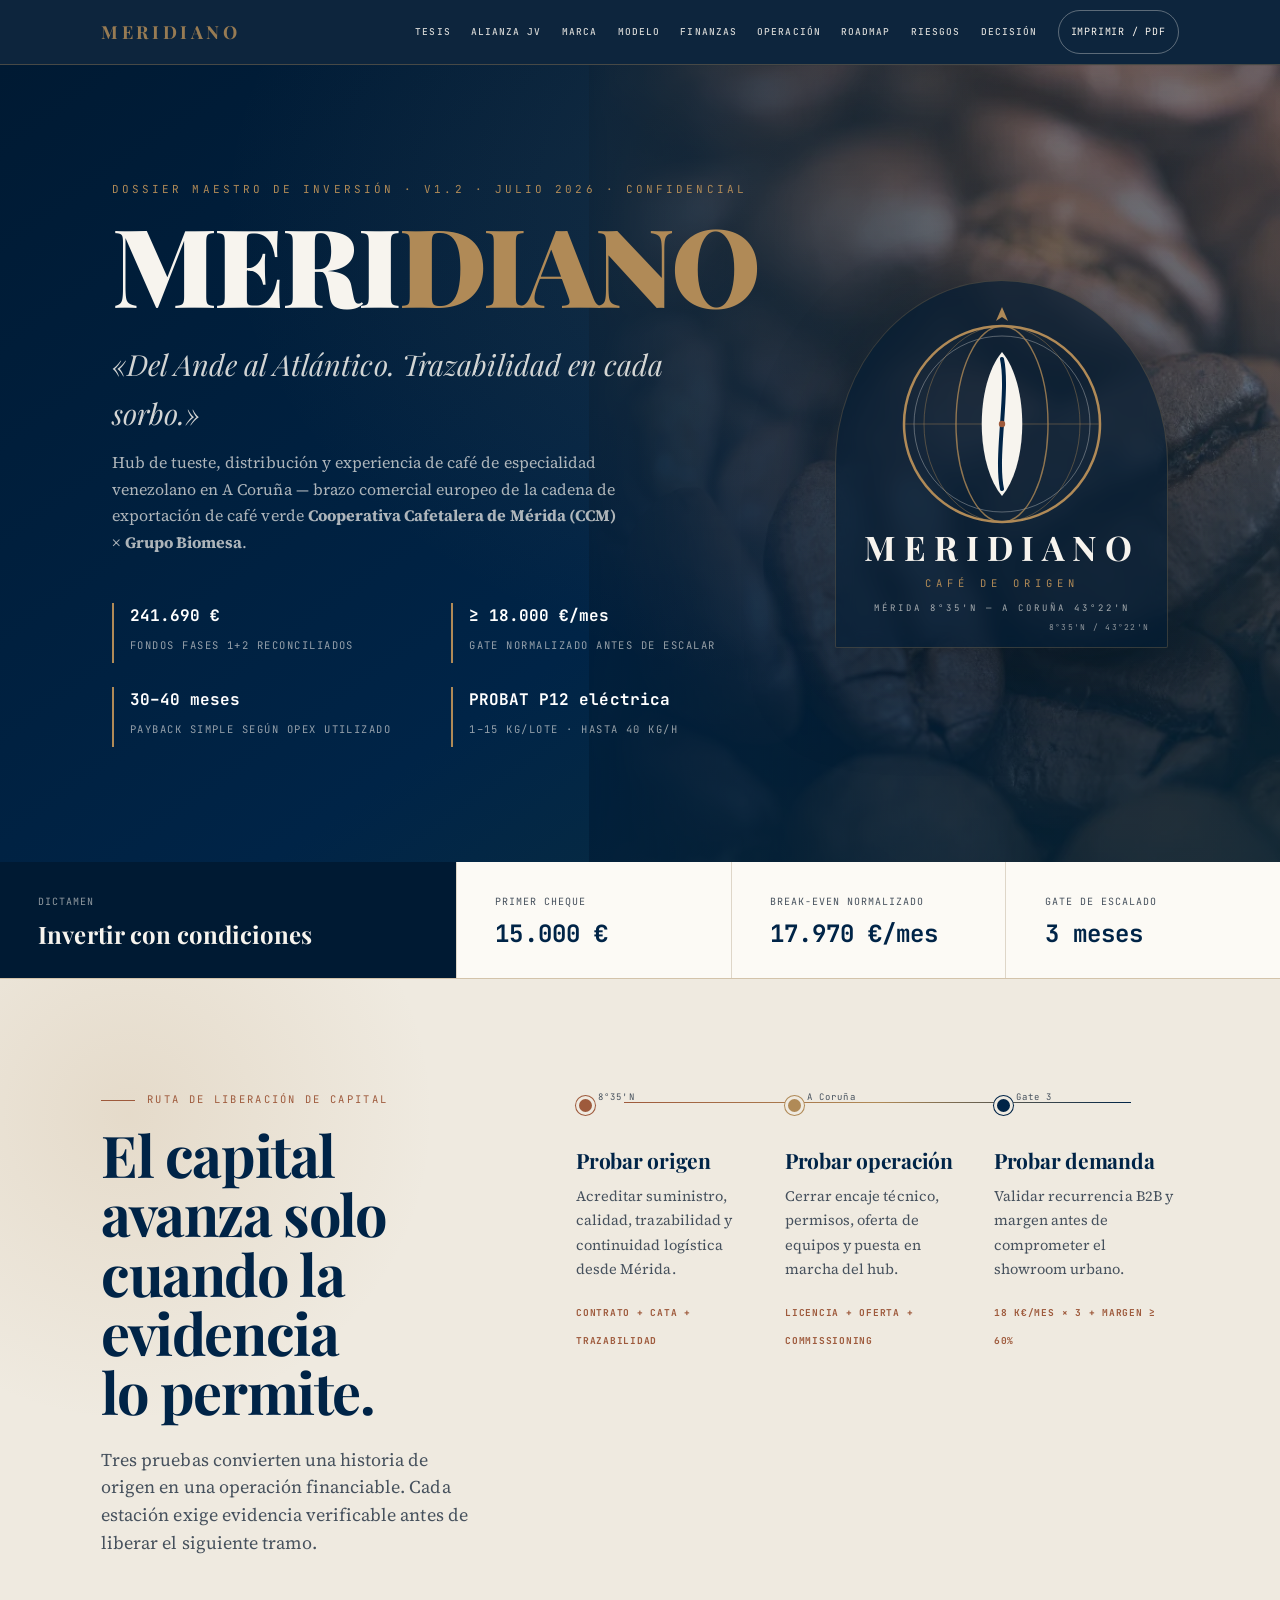
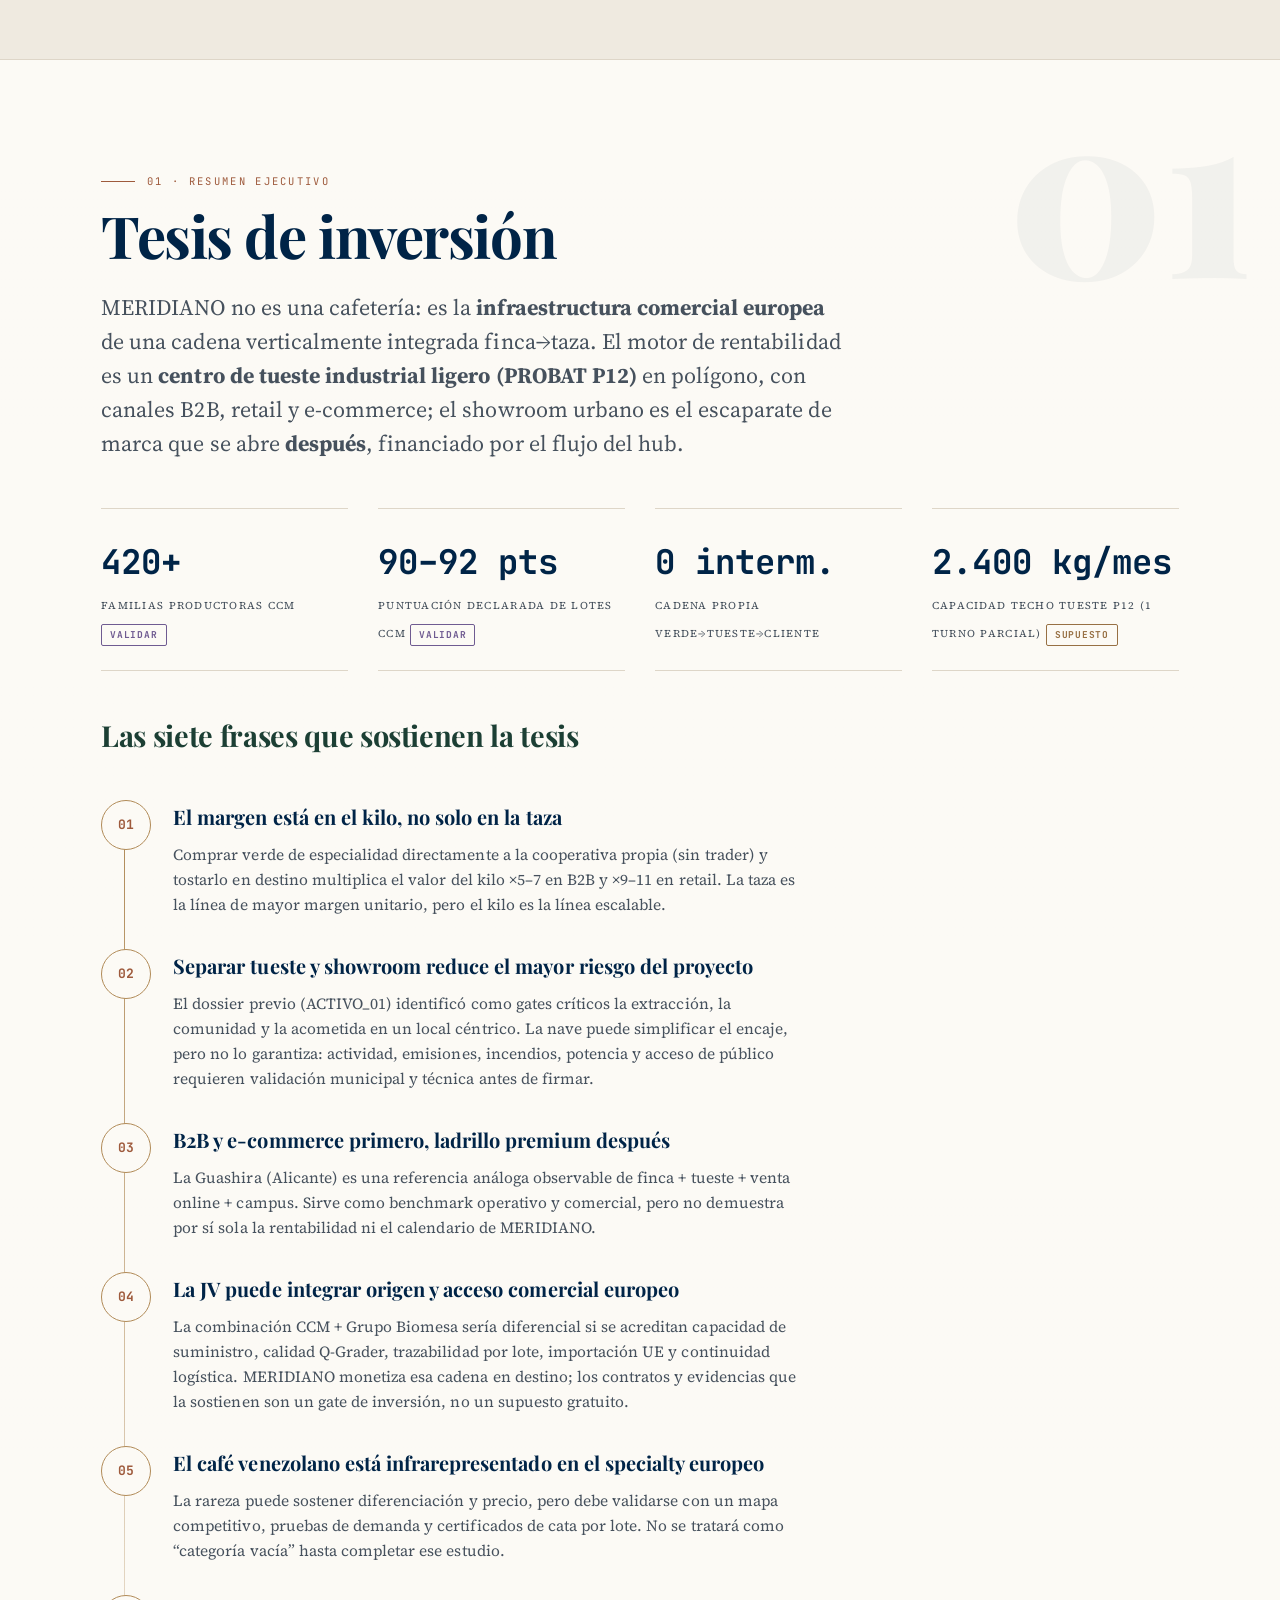
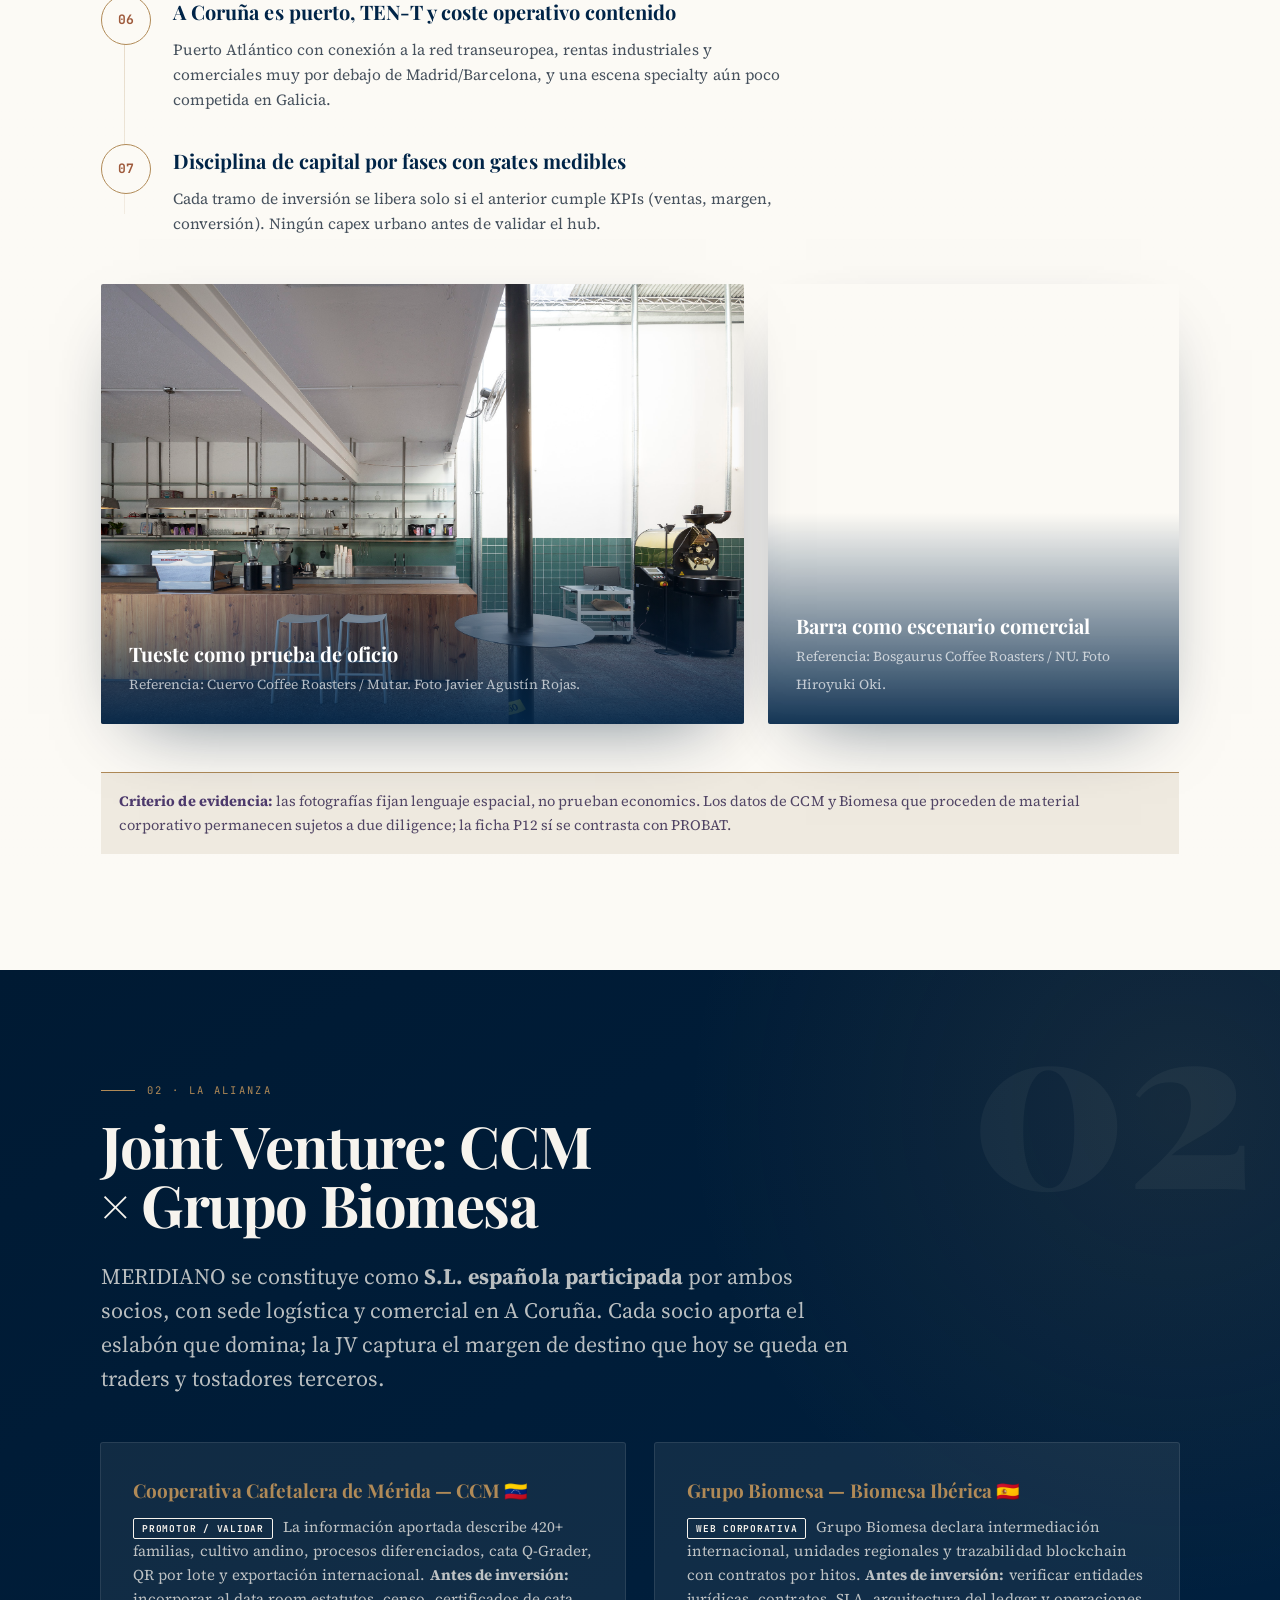
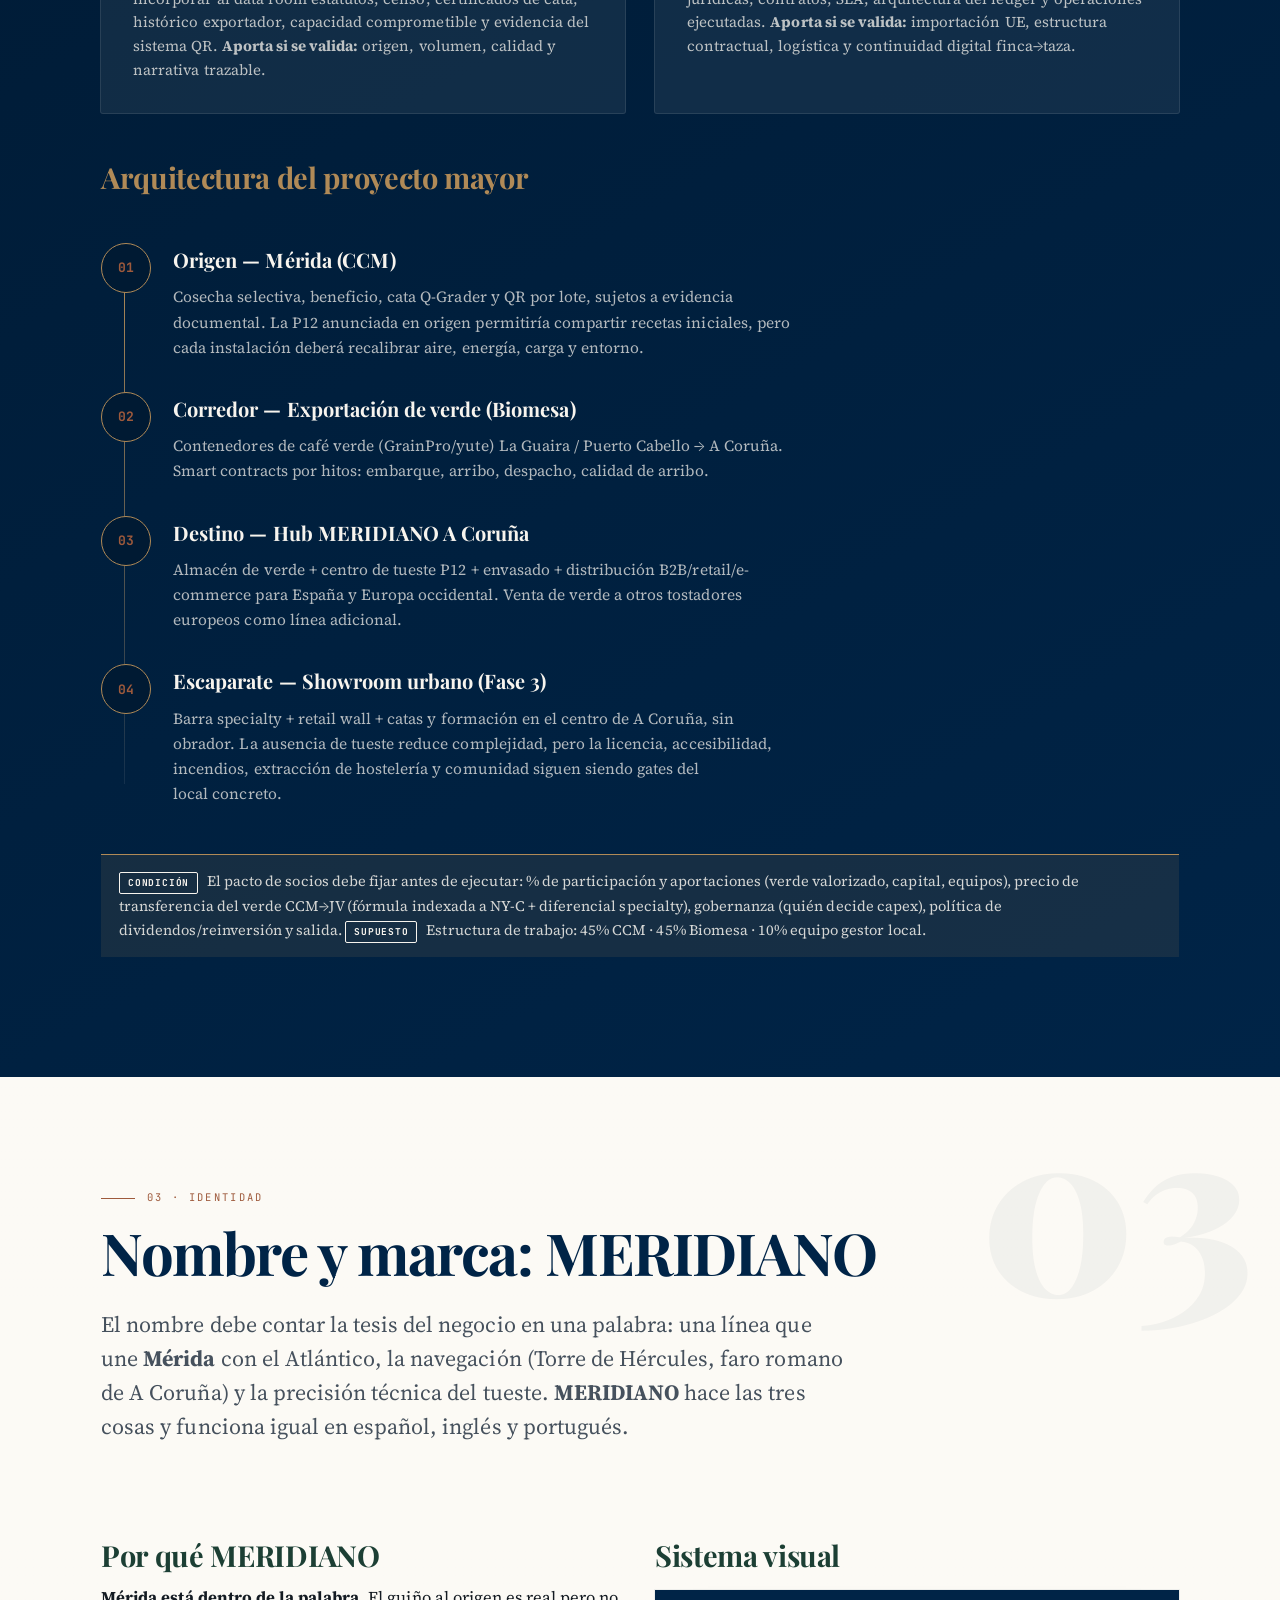
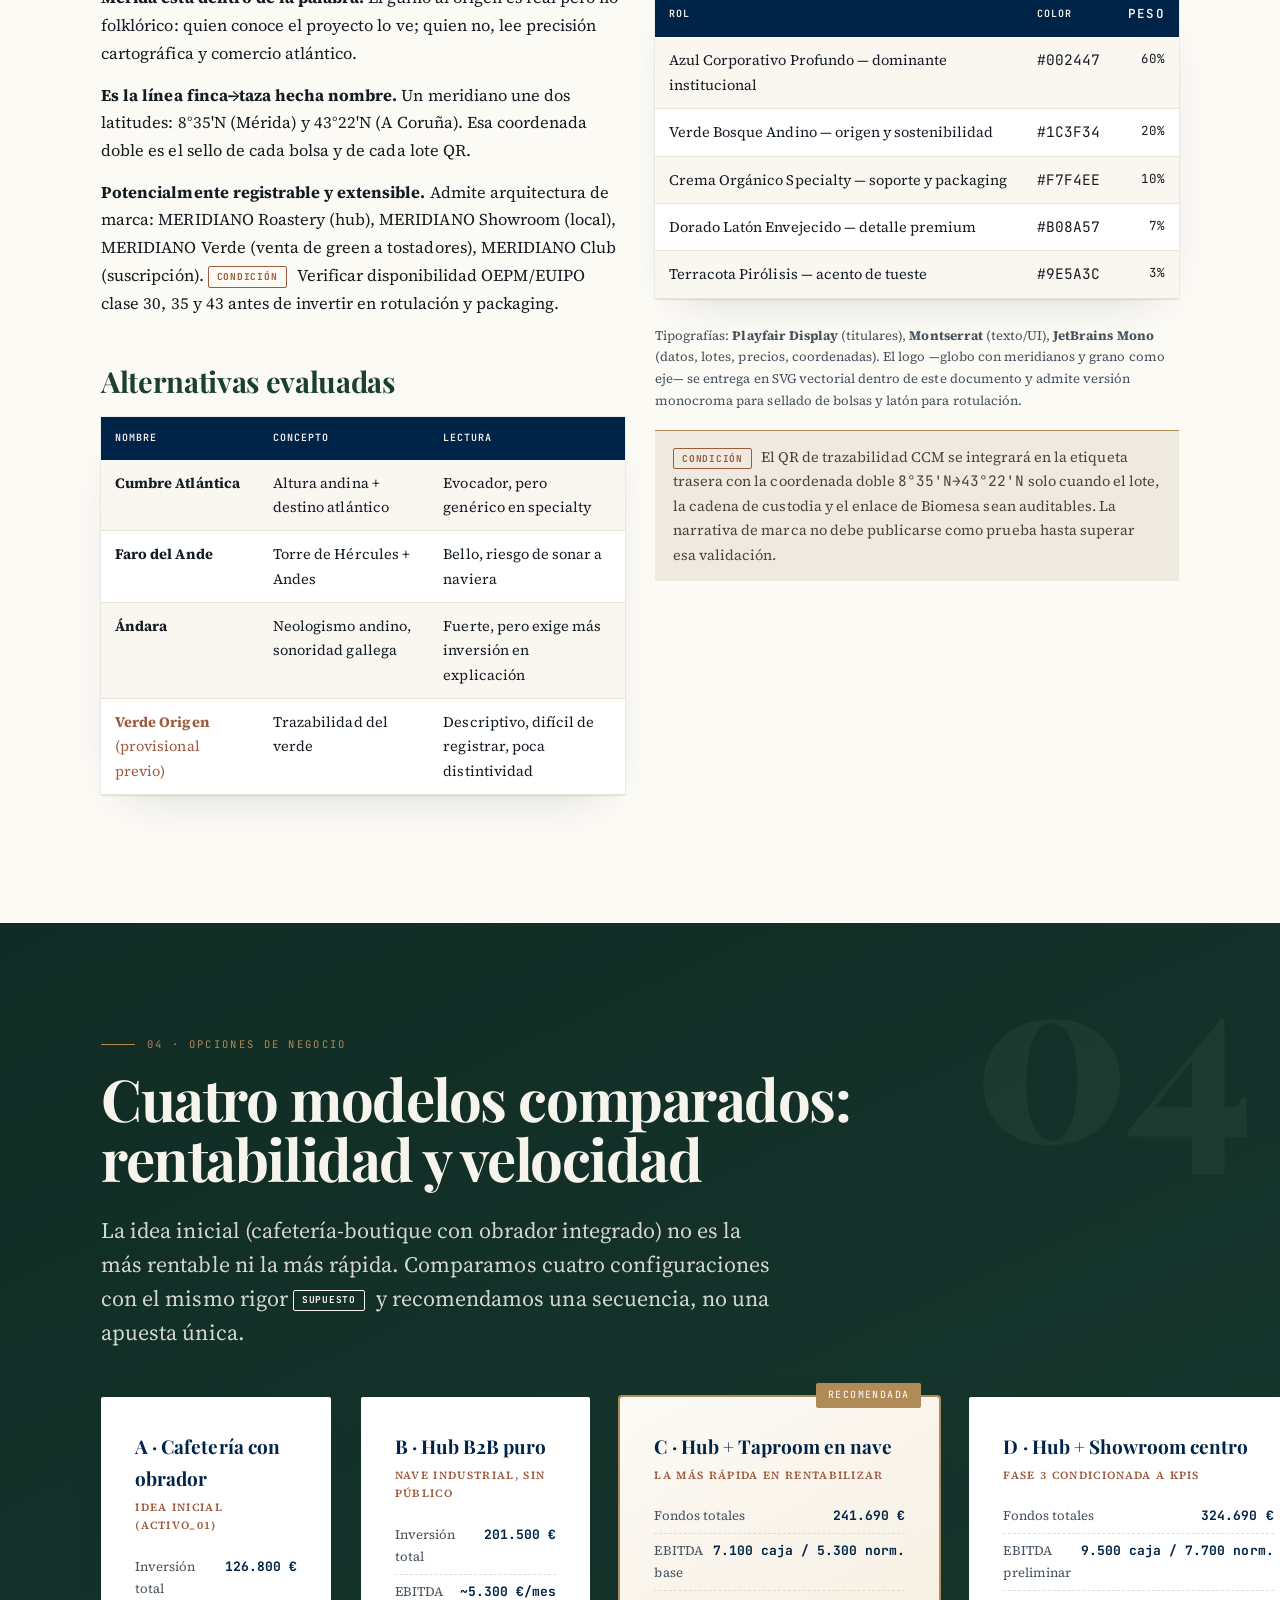
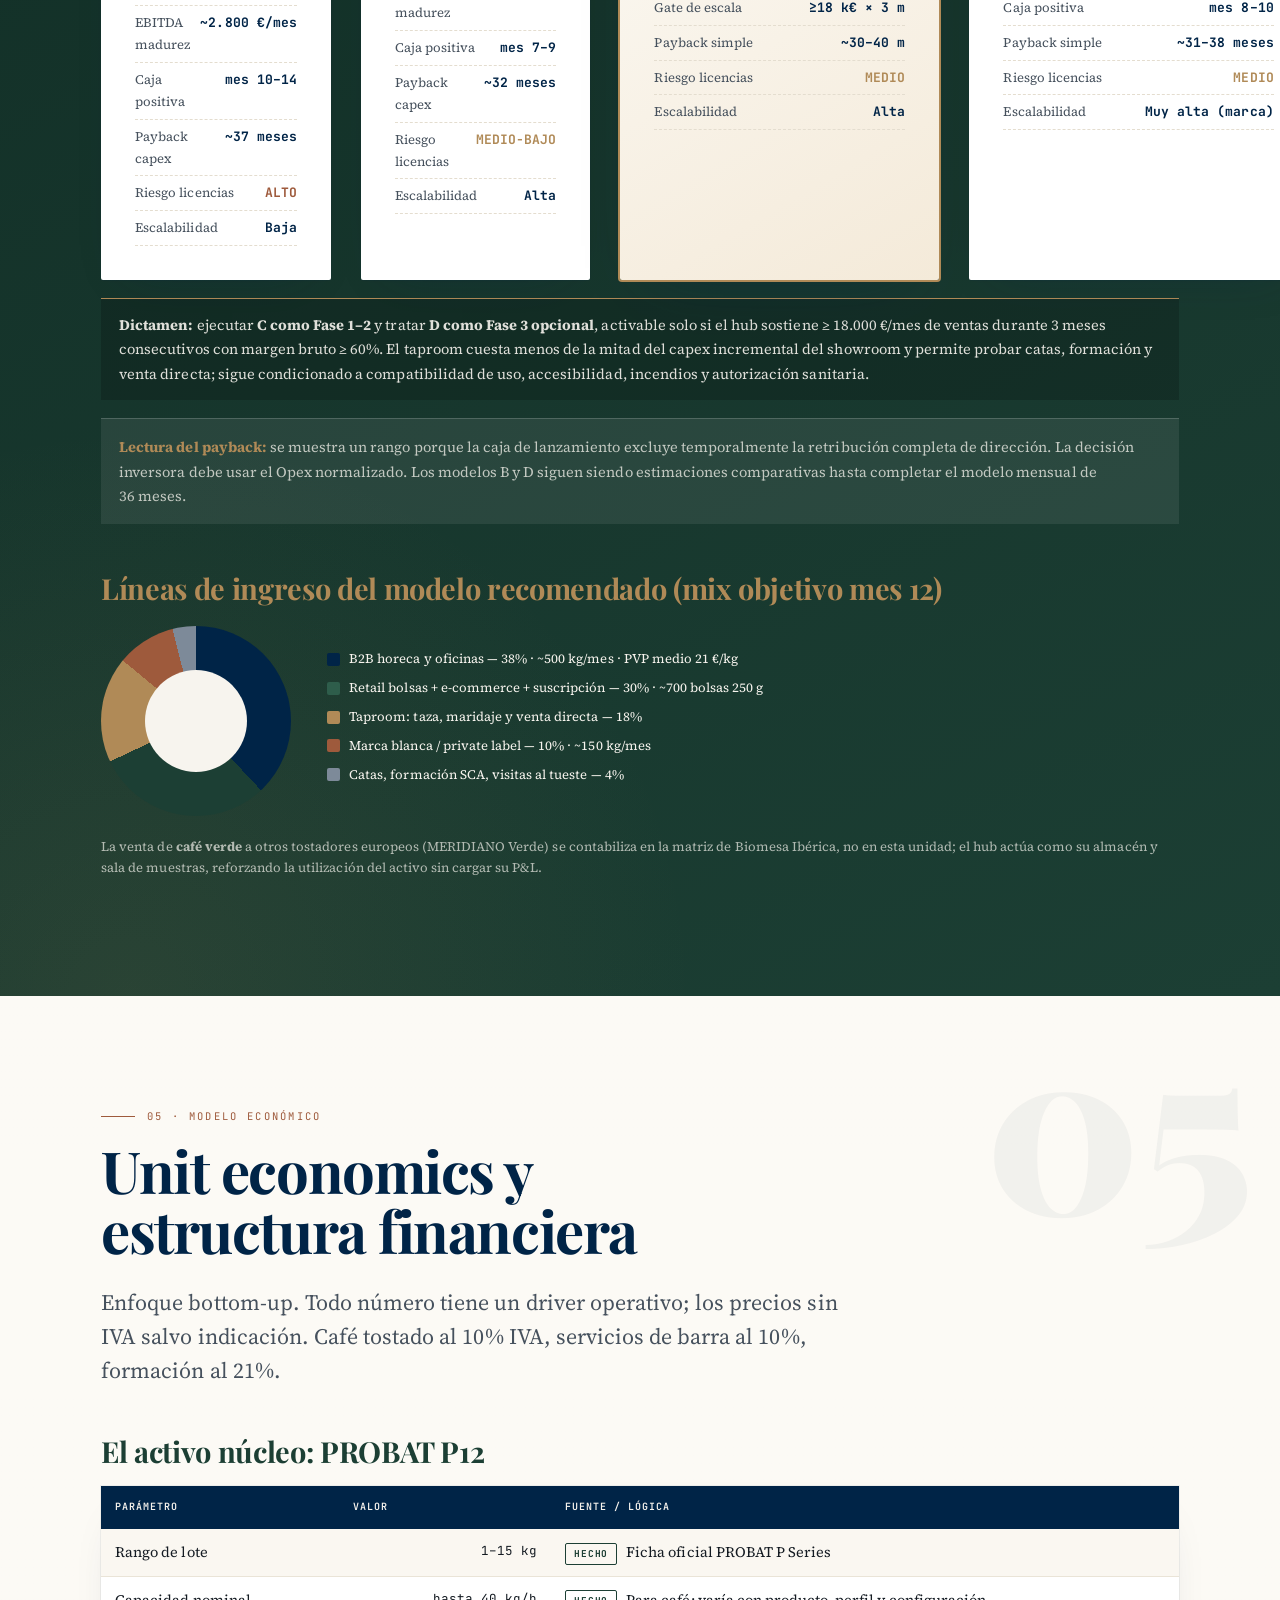
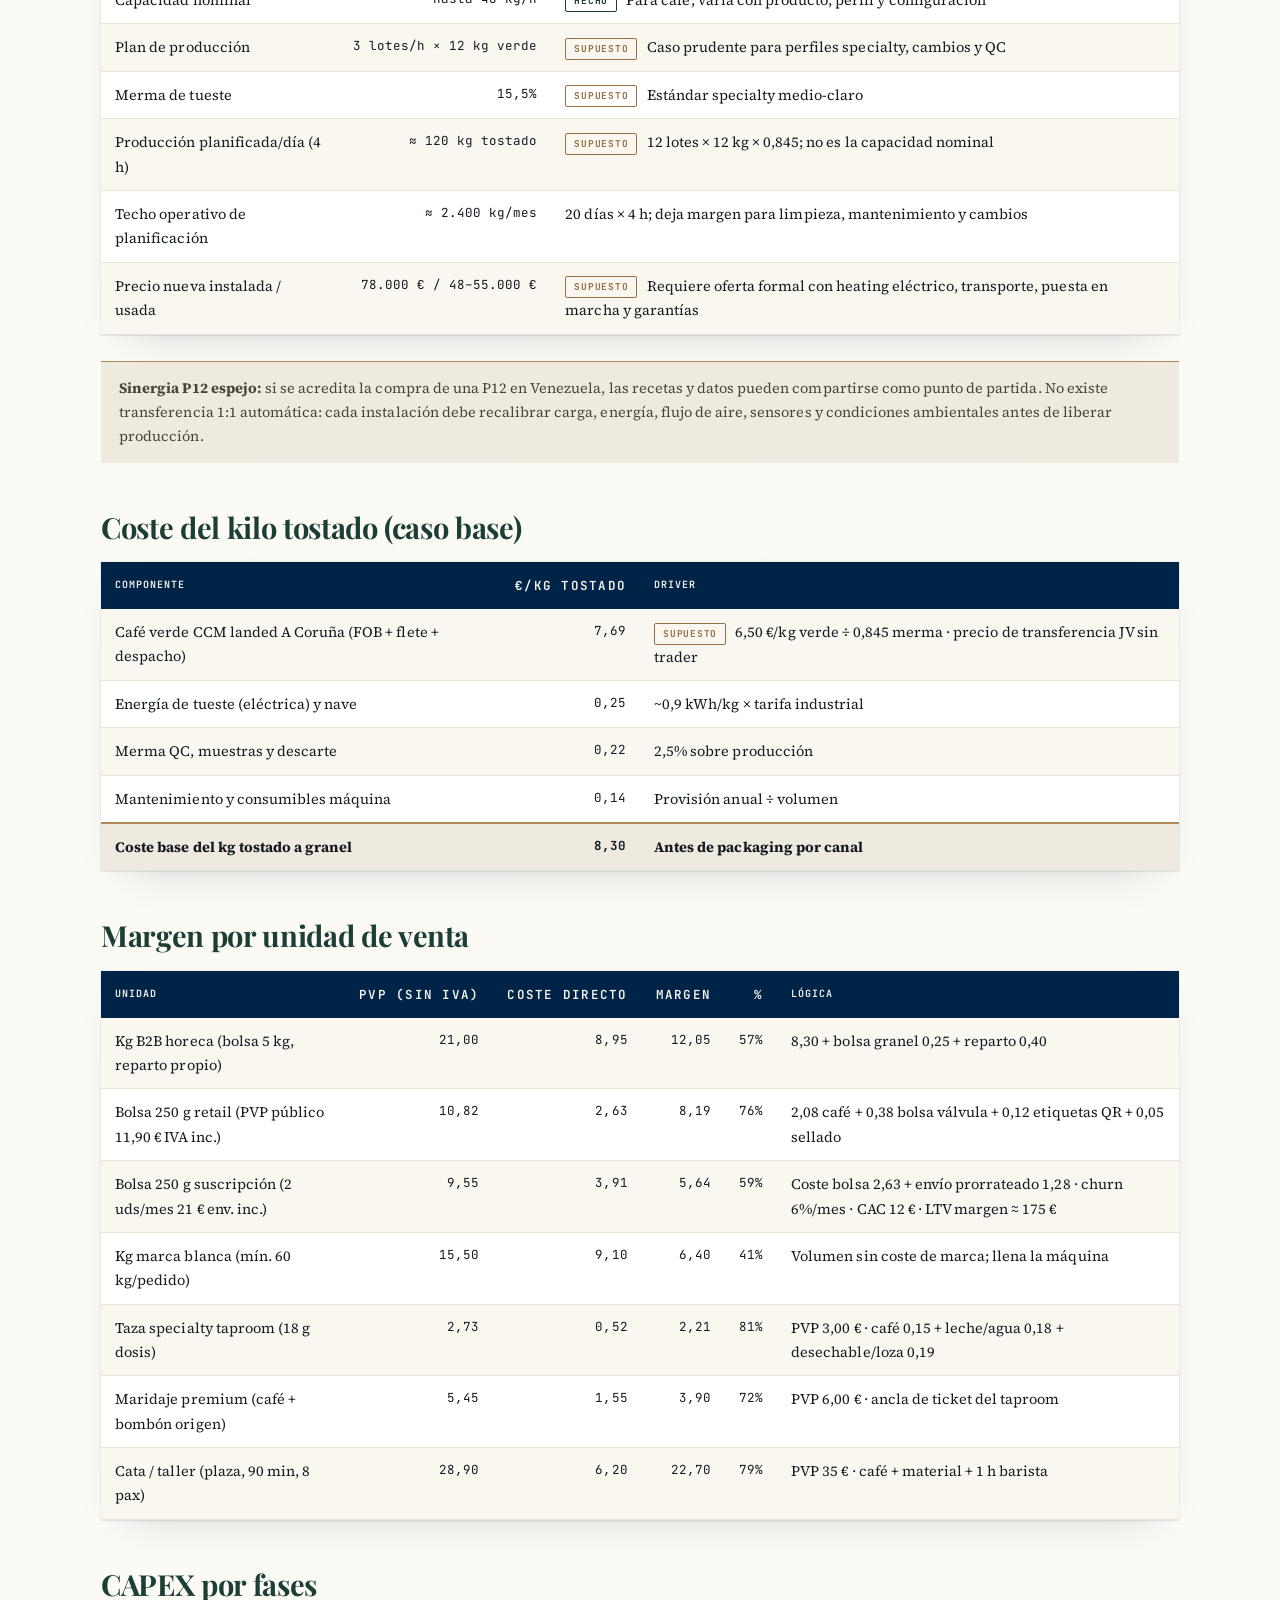
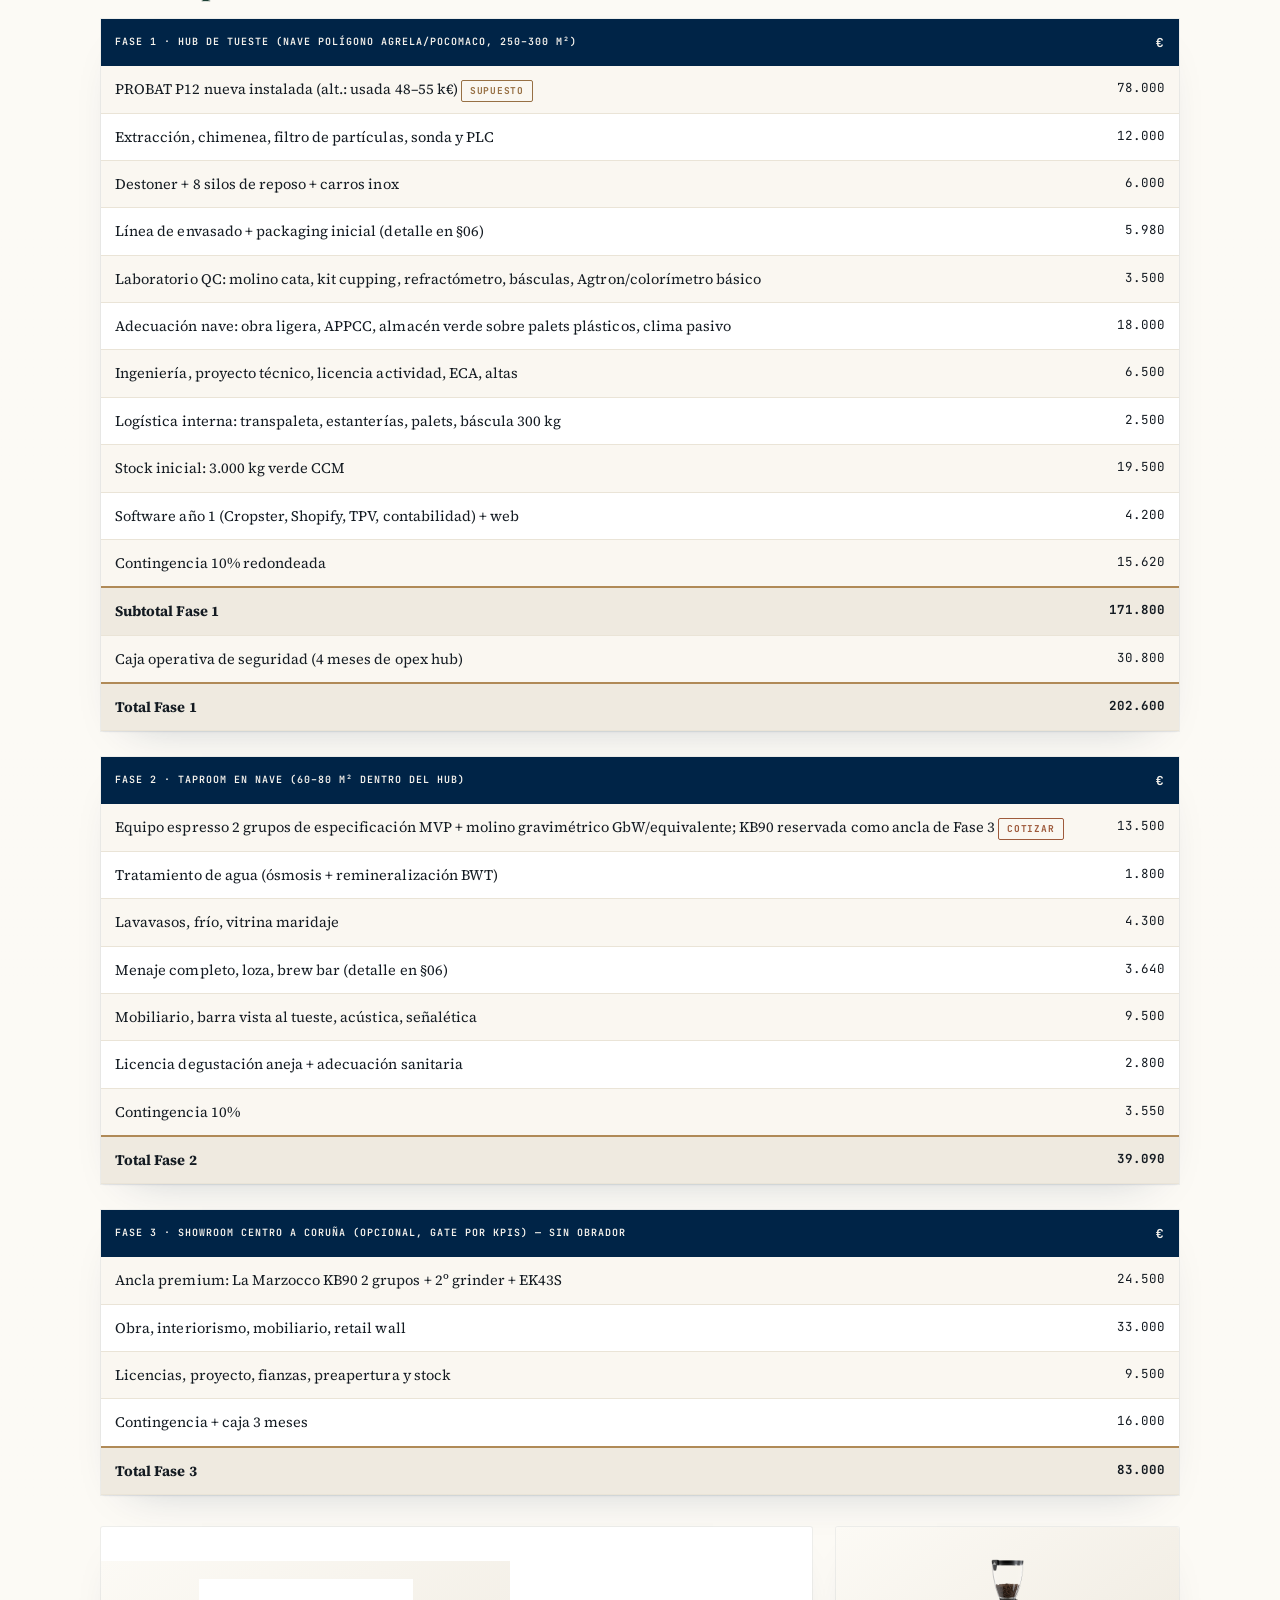
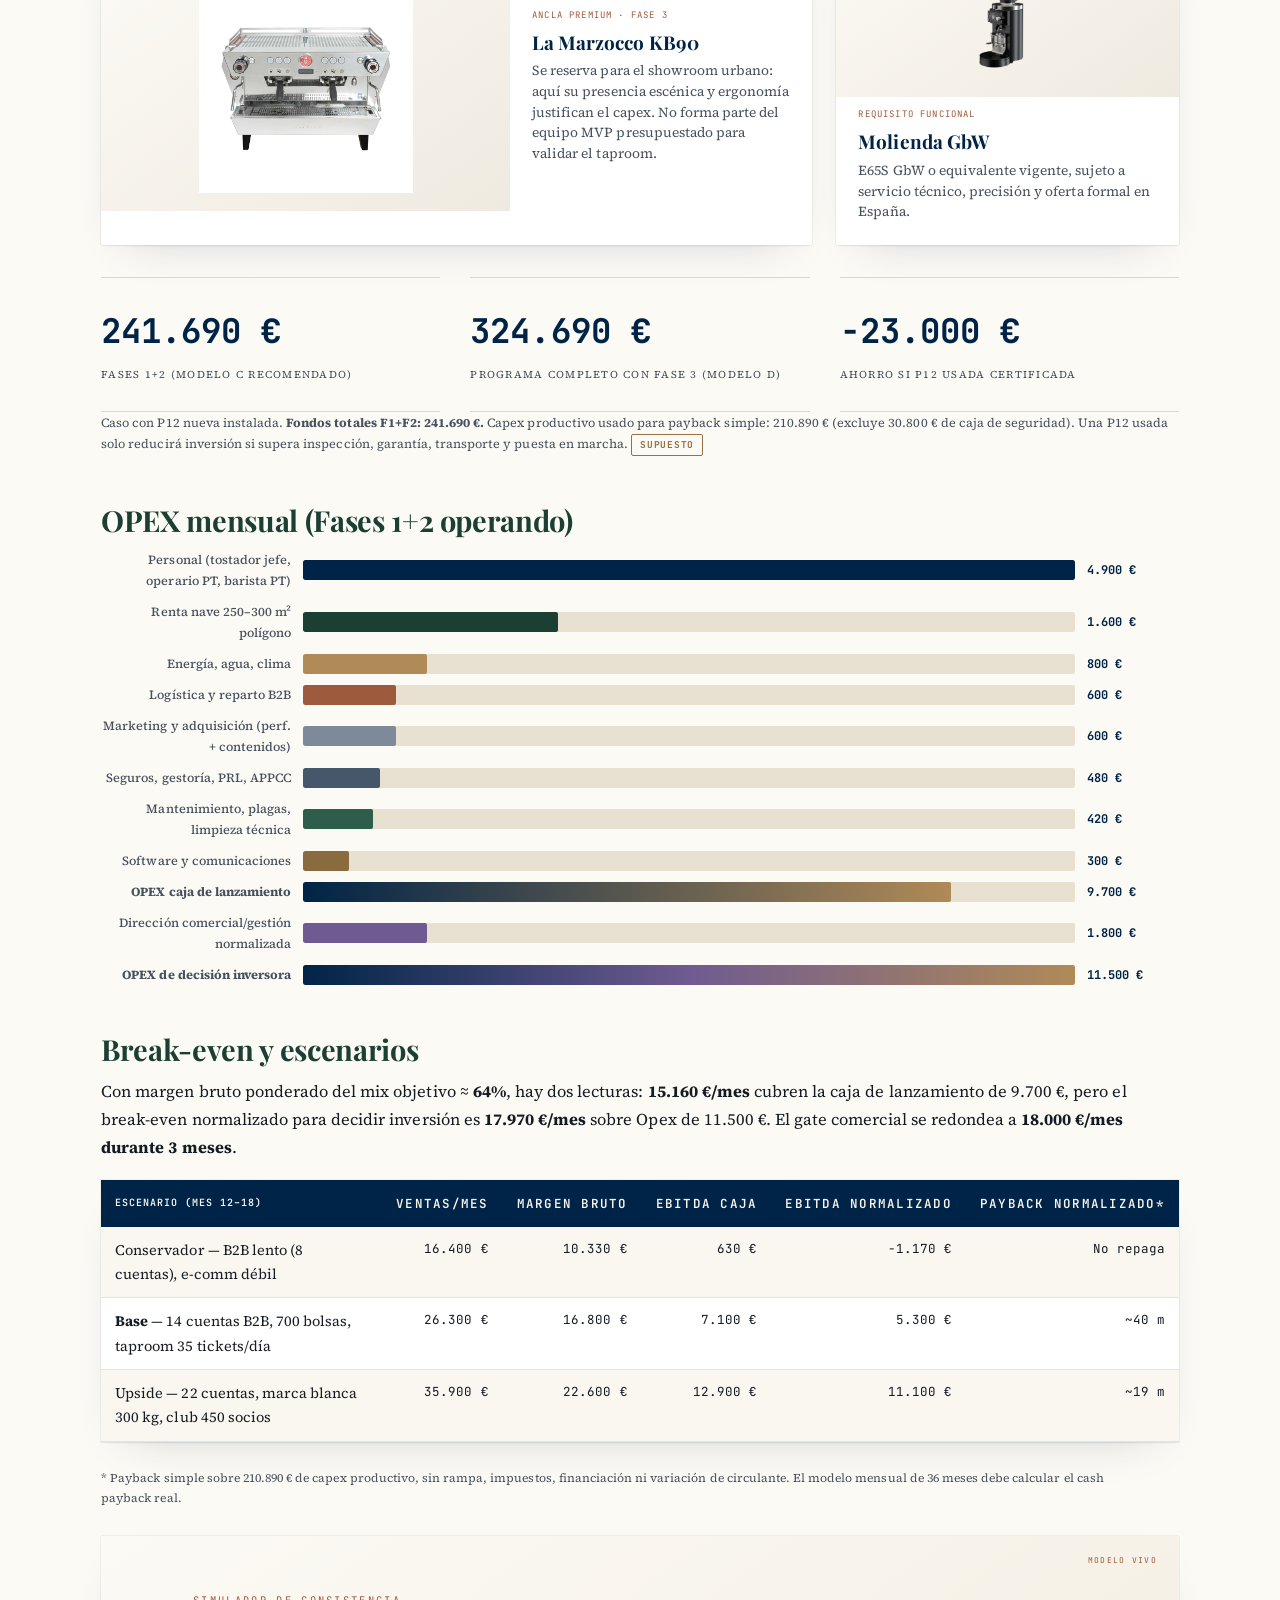
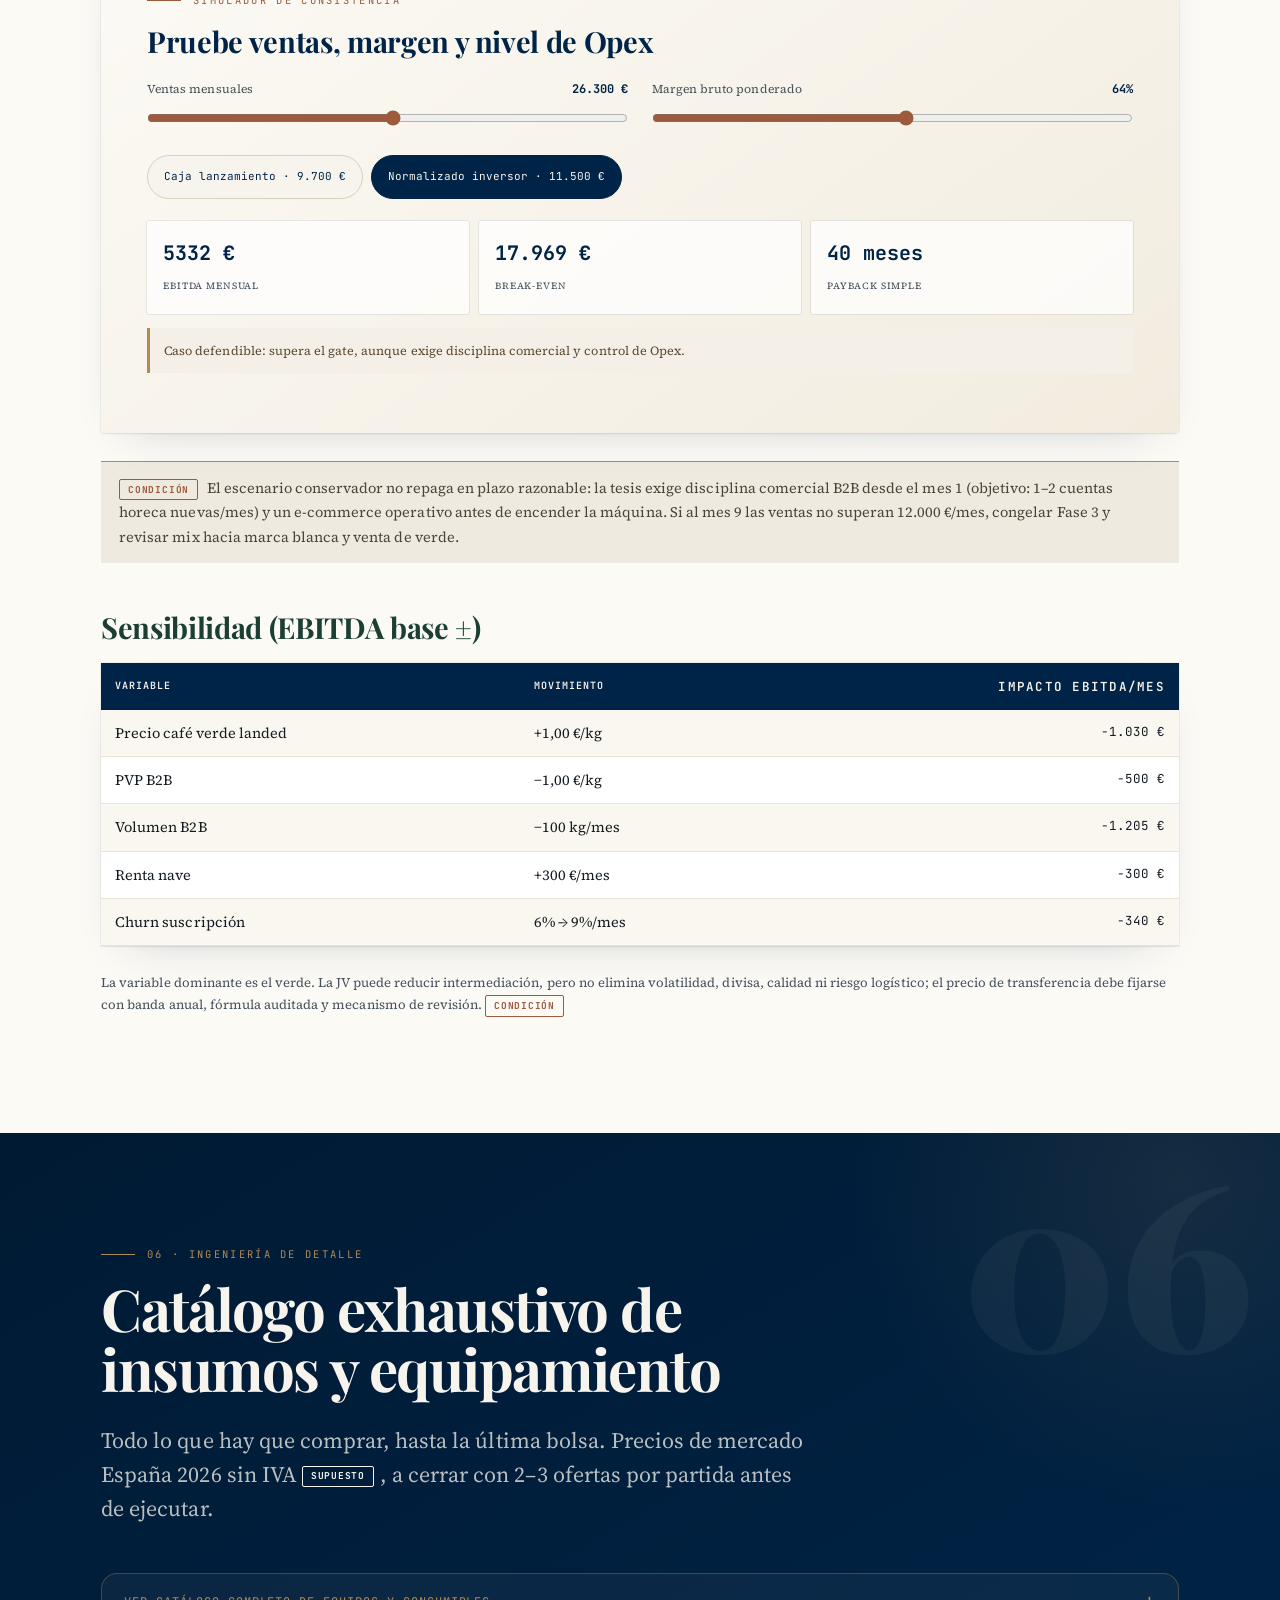
<file: index.html>
<!DOCTYPE html>
<html lang="es">
<head>
<meta charset="UTF-8">
<meta name="viewport" content="width=device-width, initial-scale=1.0">
<meta name="description" content="Plan de negocio por fases para MERIDIANO, hub de tueste y experiencia de café venezolano de especialidad en A Coruña.">
<meta name="theme-color" content="#002447">
<title>MERIDIANO · Dossier Maestro de Inversión · v1.2</title>
<link rel="preconnect" href="https://fonts.googleapis.com">
<link rel="preconnect" href="https://fonts.gstatic.com" crossorigin>
<link href="https://fonts.googleapis.com/css2?family=JetBrains+Mono:wght@400;500;600;700&family=Playfair+Display:ital,wght@0,400;0,600;0,700;0,900;1,400&family=Source+Serif+4:ital,wght@0,300;0,400;0,500;0,600;0,700;1,300;1,400;1,600&display=swap" rel="stylesheet">
<style>
:root{
  --azul:#002447; --verde:#1C3F34; --crema:#F7F4EE; --laton:#B08A57; --terra:#9E5A3C;
  --azul-90:#0A3159; --crema-2:#EFEAE0; --ink:#1d2530; --gris:#5a6472;
  --ease-out:cubic-bezier(.23,1,.32,1); --ease-in-out:cubic-bezier(.77,0,.175,1);
  --sombra:0 24px 70px rgba(0,36,71,.13);
}
*{margin:0;padding:0;box-sizing:border-box}
html{scroll-behavior:smooth}
body{font-family:'Montserrat',sans-serif;background:radial-gradient(circle at 92% 5%,rgba(176,138,87,.10),transparent 24%),var(--crema);color:var(--ink);font-size:15.5px;line-height:1.65;overflow-x:hidden}
button,select,input{font:inherit}
button,select{cursor:pointer}
h1,h2,h3,.serif{font-family:'Playfair Display',serif}
.mono{font-family:'JetBrains Mono',monospace}
.wrap{max-width:1080px;margin:0 auto;padding:0 32px}
section{padding:72px 0}
/* ---------- NAV ---------- */
nav{position:sticky;top:0;z-index:50;background:rgba(0,36,71,.94);backdrop-filter:blur(14px);border-bottom:1px solid rgba(176,138,87,.35)}
nav .wrap{display:flex;align-items:center;gap:22px;height:58px}
nav a{color:var(--crema);text-decoration:none;font-size:11.5px;letter-spacing:.12em;text-transform:uppercase;font-weight:500;opacity:.85}
nav a:hover{color:var(--laton);opacity:1}
nav .brand{font-family:'Playfair Display',serif;font-size:17px;letter-spacing:.2em;color:var(--laton);font-weight:700;margin-right:auto}
.reading-progress{position:absolute;left:0;bottom:-1px;width:100%;height:2px;background:linear-gradient(90deg,var(--laton),var(--terra));transform:scaleX(0);transform-origin:left;transition:transform 120ms linear}
.nav-select{display:none;max-width:170px;border:1px solid rgba(247,244,238,.25);border-radius:999px;padding:8px 30px 8px 12px;color:var(--crema);background:var(--azul);font-size:11px}
.print-button{border:1px solid rgba(247,244,238,.28);border-radius:999px;padding:8px 12px;color:var(--crema);background:transparent;font-size:10px;letter-spacing:.08em;text-transform:uppercase;transition:transform 140ms var(--ease-out),background-color 180ms ease}
.print-button:active{transform:scale(.97)}
/* ---------- HERO ---------- */
.hero{background:linear-gradient(160deg,var(--azul) 0%,#01315e 55%,var(--verde) 130%);color:var(--crema);padding:90px 0 80px;position:relative;overflow:hidden}
.hero::before{content:"";position:absolute;inset:0 0 0 52%;background:linear-gradient(90deg,var(--azul),transparent 45%),linear-gradient(0deg,rgba(0,36,71,.72),rgba(0,36,71,.15)),url('hero-granos.jpg') center/cover;opacity:.48}
.hero::after{content:"";position:absolute;inset:0;background:radial-gradient(ellipse at 78% 18%,rgba(176,138,87,.18),transparent 55%)}
.hero .wrap{position:relative;z-index:2;display:grid;grid-template-columns:1.25fr .75fr;gap:48px;align-items:center}
.kicker{font-family:'JetBrains Mono',monospace;font-size:11px;letter-spacing:.28em;text-transform:uppercase;color:var(--laton);margin-bottom:18px}
.hero h1{font-size:64px;line-height:1.02;font-weight:900;letter-spacing:.04em}
.hero h1 span{color:var(--laton)}
.hero .lema{font-family:'Playfair Display',serif;font-style:italic;font-size:20px;color:rgba(247,244,238,.85);margin:22px 0 8px}
.hero .sub{font-size:14px;color:rgba(247,244,238,.7);max-width:560px}
.hero .meta{margin-top:30px;display:flex;gap:26px;flex-wrap:wrap}
.hero .meta div{border-left:2px solid var(--laton);padding-left:12px}
.hero .meta b{display:block;font-family:'JetBrains Mono',monospace;font-size:15px;color:#fff}
.hero .meta small{font-size:10.5px;letter-spacing:.14em;text-transform:uppercase;color:rgba(247,244,238,.6)}
.logo-box{display:flex;justify-content:center;padding:18px;border:1px solid rgba(176,138,87,.28);border-radius:180px 180px 20px 20px;background:rgba(0,36,71,.54);backdrop-filter:blur(10px);box-shadow:0 30px 80px rgba(0,0,0,.2)}
/* ---------- HEADINGS ---------- */
.sec-kicker{font-family:'JetBrains Mono',monospace;font-size:11px;letter-spacing:.26em;text-transform:uppercase;color:var(--terra);margin-bottom:10px}
h2{font-size:36px;color:var(--azul);font-weight:700;line-height:1.15;margin-bottom:14px}
h3{font-size:21px;color:var(--verde);margin:34px 0 12px;font-weight:700}
.lead{font-size:17px;color:var(--gris);max-width:820px;margin-bottom:26px}
p{margin-bottom:14px}
.dark{background:var(--azul);color:var(--crema)}
.dark h2{color:var(--crema)} .dark h3{color:var(--laton)} .dark .lead{color:rgba(247,244,238,.75)} .dark p{color:rgba(247,244,238,.85)}
.green{background:var(--verde);color:var(--crema)}
.green h2{color:var(--crema)} .green h3{color:var(--laton)} .green .lead,.green p{color:rgba(247,244,238,.85)}
/* ---------- COMPONENTS ---------- */
.grid2{display:grid;grid-template-columns:1fr 1fr;gap:26px}
.grid3{display:grid;grid-template-columns:repeat(3,1fr);gap:22px}
.grid4{display:grid;grid-template-columns:repeat(4,1fr);gap:18px}
.card{background:#fff;border:1px solid #e4ddcf;border-top:3px solid var(--laton);padding:24px;border-radius:16px;box-shadow:0 12px 34px rgba(0,36,71,.06)}
.card h4{font-family:'Playfair Display',serif;font-size:17px;color:var(--azul);margin-bottom:8px}
.card p{font-size:13.5px;color:var(--gris);margin:0}
.dark .card{background:rgba(255,255,255,.05);border-color:rgba(176,138,87,.3)}
.dark .card h4{color:var(--laton)} .dark .card p{color:rgba(247,244,238,.75)}
.kpi{background:#fff;border:1px solid #e4ddcf;padding:20px 22px;border-radius:14px;text-align:left}
.kpi b{display:block;font-family:'JetBrains Mono',monospace;font-size:26px;color:var(--azul);font-weight:700}
.kpi small{font-size:10.5px;letter-spacing:.12em;text-transform:uppercase;color:var(--gris)}
.tag{display:inline-block;font-family:'JetBrains Mono',monospace;font-size:9.5px;letter-spacing:.08em;padding:2px 8px;border-radius:2px;vertical-align:middle;margin-right:6px}
.t-hecho{background:var(--verde);color:#fff}
.t-supuesto{background:var(--laton);color:#fff}
.t-condicion{background:var(--terra);color:#fff}
table{width:100%;border-collapse:collapse;margin:18px 0 26px;background:#fff;font-size:13.5px}
th{background:var(--azul);color:var(--crema);text-align:left;padding:10px 12px;font-size:11px;letter-spacing:.1em;text-transform:uppercase;font-weight:600}
td{padding:9px 12px;border-bottom:1px solid #eae4d7;vertical-align:top}
tr:nth-child(even) td{background:#faf7f1}
td.num,th.num{text-align:right;font-family:'JetBrains Mono',monospace;font-size:12.5px;white-space:nowrap}
.total td{background:var(--crema-2)!important;font-weight:700;border-top:2px solid var(--laton)}
.dark table{background:rgba(255,255,255,.04)}
.dark td{border-color:rgba(255,255,255,.12);color:rgba(247,244,238,.88)}
.dark tr:nth-child(even) td{background:rgba(255,255,255,.03)}
.note{background:var(--crema-2);border-left:3px solid var(--laton);padding:14px 18px;font-size:13.5px;color:#4a4438;margin:18px 0;border-radius:0 12px 12px 0}
.warn{border-left-color:var(--terra)}
/* bars */
.bar-row{display:grid;grid-template-columns:190px 1fr 92px;align-items:center;gap:12px;margin-bottom:10px;font-size:12.5px}
.bar-row .lbl{text-align:right;color:var(--gris);font-weight:500}
.bar-track{background:#e8e1d2;border-radius:2px;height:20px;position:relative;overflow:hidden}
.bar-fill{height:100%;border-radius:2px}
.bar-val{font-family:'JetBrains Mono',monospace;font-size:12px;color:var(--azul);font-weight:700}
.dark .bar-track{background:rgba(255,255,255,.12)}
.dark .bar-row .lbl{color:rgba(247,244,238,.7)} .dark .bar-val{color:var(--laton)}
/* donut */
.donut-flex{display:flex;gap:36px;align-items:center;flex-wrap:wrap;margin:20px 0}
.donut{width:190px;height:190px;border-radius:50%;background:conic-gradient(var(--azul) 0 38%,var(--verde) 38% 68%,var(--laton) 68% 86%,var(--terra) 86% 96%,#7d8a99 96% 100%);position:relative;flex-shrink:0}
.donut::after{content:"";position:absolute;inset:44px;background:var(--crema);border-radius:50%}
.legend{font-size:13px}
.legend div{display:flex;align-items:center;gap:9px;margin-bottom:7px}
.legend i{width:13px;height:13px;border-radius:2px;display:inline-block}
/* steps */
.steps{counter-reset:st;margin:22px 0}
.step{display:grid;grid-template-columns:52px 1fr;gap:18px;margin-bottom:20px}
.step::before{counter-increment:st;content:counter(st,decimal-leading-zero);font-family:'JetBrains Mono',monospace;font-size:22px;color:var(--laton);font-weight:700;border-top:2px solid var(--laton);padding-top:6px}
.step h4{font-family:'Playfair Display',serif;font-size:17px;color:var(--azul);margin-bottom:5px}
.step p{font-size:13.5px;color:var(--gris);margin:0}
.dark .step h4{color:var(--crema)} .dark .step p{color:rgba(247,244,238,.72)}
/* option cards */
.opt{background:#fff;border:1px solid #e4ddcf;border-radius:16px;padding:26px;position:relative}
.opt.reco{border:2px solid var(--laton);box-shadow:0 8px 30px rgba(0,36,71,.10)}
.opt .badge{position:absolute;top:-12px;right:18px;background:var(--laton);color:#fff;font-family:'JetBrains Mono',monospace;font-size:10px;letter-spacing:.14em;padding:4px 12px;text-transform:uppercase;border-radius:999px}
.opt h4{font-family:'Playfair Display',serif;font-size:19px;color:var(--azul);margin-bottom:4px}
.opt .sub{font-size:11px;letter-spacing:.12em;text-transform:uppercase;color:var(--terra);margin-bottom:14px;font-weight:600}
.opt ul{list-style:none;font-size:13px;color:var(--gris)}
.opt li{padding:6px 0;border-bottom:1px dashed #e4ddcf;display:flex;justify-content:space-between;gap:10px}
.opt li b{font-family:'JetBrains Mono',monospace;color:var(--azul);white-space:nowrap}
footer{background:var(--azul);color:rgba(247,244,238,.6);padding:44px 0;font-size:12px}
footer a{color:var(--laton)}
.src{font-size:12px;color:var(--gris);line-height:1.9}
.src a{color:var(--terra)}
.t-diligence{background:#6f5b91;color:#fff}
.review-strip{display:grid;grid-template-columns:1.15fr repeat(3,.7fr);gap:1px;margin-top:-1px;background:rgba(176,138,87,.26);border-top:1px solid rgba(176,138,87,.26);border-bottom:1px solid rgba(176,138,87,.26)}
.review-strip>div{padding:20px 24px;background:var(--azul);color:var(--crema)}
.review-strip strong{display:block;font-family:'JetBrains Mono',monospace;color:var(--laton);font-size:18px}
.review-strip span{font-size:10px;letter-spacing:.1em;text-transform:uppercase;color:rgba(247,244,238,.6)}
.review-strip .decision strong{font-family:'Playfair Display',serif;font-size:20px;color:var(--crema)}
.visual-proof{display:grid;grid-template-columns:1fr 1fr;gap:18px;margin:30px 0}
.visual-card{min-height:360px;position:relative;overflow:hidden;border-radius:20px;box-shadow:var(--sombra)}
.visual-card img{width:100%;height:100%;object-fit:cover;transition:transform 500ms var(--ease-out)}
.visual-card figcaption{position:absolute;inset:auto 0 0;padding:76px 24px 22px;color:#fff;background:linear-gradient(transparent,rgba(0,36,71,.92))}
.visual-card b{display:block;font-family:'Playfair Display',serif;font-size:20px}
.visual-card small{color:rgba(255,255,255,.68)}
.equipment-proof{display:grid;grid-template-columns:1.35fr .65fr;gap:14px;margin:22px 0}
.equipment-item{display:grid;grid-template-columns:1.15fr .85fr;align-items:center;min-height:250px;margin:0;overflow:hidden;border:1px solid #e3dac9;border-radius:18px;background:#fff;box-shadow:0 14px 40px rgba(0,36,71,.08)}
.equipment-item img{width:100%;height:250px;object-fit:contain;padding:18px;background:linear-gradient(145deg,#fff,#f3efe7)}
.equipment-item figcaption{padding:22px}
.equipment-item span{display:block;font-family:'JetBrains Mono',monospace;font-size:9px;letter-spacing:.13em;text-transform:uppercase;color:var(--terra);margin-bottom:8px}
.equipment-item b{display:block;font-family:'Playfair Display',serif;font-size:19px;color:var(--azul);line-height:1.2}
.equipment-item small{display:block;margin-top:8px;color:var(--gris);line-height:1.5}
.equipment-item.compact{grid-template-columns:1fr}.equipment-item.compact img{height:170px}.equipment-item.compact figcaption{padding-top:10px}
.source-caveat{padding:16px 18px;border:1px solid rgba(111,91,145,.28);border-radius:12px;background:rgba(111,91,145,.08);font-size:12.5px;color:#514565}
.source-caveat b{color:#4e3b6d}
.detail-panel{margin:24px 0;border:1px solid rgba(176,138,87,.34);border-radius:16px;background:rgba(255,255,255,.04);overflow:hidden}
.detail-panel summary{padding:18px 22px;color:var(--laton);font-family:'JetBrains Mono',monospace;font-size:12px;letter-spacing:.08em;text-transform:uppercase;list-style:none;cursor:pointer}
.detail-panel summary::-webkit-details-marker{display:none}
.detail-panel summary::after{content:'+';float:right;font-size:18px;line-height:1}
.detail-panel[open] summary::after{content:'−'}
.detail-content{padding:0 22px 18px}
.simulator{margin:28px 0;padding:28px;border:1px solid #ddd3c2;border-radius:20px;background:#fff;box-shadow:var(--sombra)}
.sim-grid{display:grid;grid-template-columns:1fr 1fr;gap:24px;margin-top:20px}
.control label{display:flex;justify-content:space-between;gap:12px;margin-bottom:8px;color:var(--gris);font-size:12px}
.control output{color:var(--azul);font-family:'JetBrains Mono',monospace;font-weight:700}
.control input[type=range]{width:100%;accent-color:var(--terra)}
.mode-switch{display:flex;gap:8px;flex-wrap:wrap;margin-top:20px}
.mode-switch button{border:1px solid #d9cfbd;border-radius:999px;padding:8px 12px;background:var(--crema);color:var(--azul);font-size:11px;transition:transform 140ms var(--ease-out),background-color 180ms ease,color 180ms ease}
.mode-switch button[aria-pressed=true]{background:var(--azul);color:var(--crema);border-color:var(--azul)}
.mode-switch button:active{transform:scale(.97)}
.sim-results{display:grid;grid-template-columns:repeat(3,1fr);gap:10px;margin-top:22px}
.sim-results div{padding:16px;border-radius:12px;background:var(--crema-2)}
.sim-results b{display:block;font-family:'JetBrains Mono',monospace;font-size:20px;color:var(--azul)}
.sim-results small{font-size:9.5px;letter-spacing:.09em;text-transform:uppercase;color:var(--gris)}
.sim-status{margin-top:14px;padding:12px 14px;border-left:3px solid var(--laton);background:#f5f0e7;font-size:12.5px}
.sim-status[data-tone="good"]{border-left-color:#2e6d51;background:#edf5f0;color:#245440}
.sim-status[data-tone="warn"]{border-left-color:var(--laton);background:#f5f0e7;color:#5d4930}
.sim-status[data-tone="bad"]{border-left-color:var(--terra);background:#f8ece8;color:#743e2e}
.decision-section{background:linear-gradient(145deg,#f2ece0 0%,#fff 52%,#edf1ed 100%)}
.decision-columns{display:grid;grid-template-columns:1fr 1fr;gap:22px;margin-top:28px}
.decision-column{padding:26px;border:1px solid #ded5c5;border-radius:18px;background:rgba(255,255,255,.82);box-shadow:0 16px 45px rgba(0,36,71,.08)}
.decision-column h3{margin:0 0 18px}
.decision-item{display:grid;grid-template-columns:34px 1fr;gap:12px;padding:14px 0;border-top:1px solid #e7dfd2}
.decision-item:first-of-type{border-top:0;padding-top:0}
.decision-item>span{display:grid;place-items:center;width:30px;height:30px;border-radius:50%;background:var(--azul);color:var(--laton);font-family:'JetBrains Mono',monospace;font-size:11px;font-weight:700}
.decision-item b{display:block;color:var(--azul);margin-bottom:3px}.decision-item p{margin:0;font-size:12.8px;color:var(--gris)}
.verdict-panel{margin-top:24px;padding:28px;border-radius:18px;background:var(--azul);color:var(--crema);border-left:5px solid var(--laton)}
.verdict-panel strong{display:block;font-family:'Playfair Display',serif;font-size:28px;line-height:1.1;color:var(--laton);margin-bottom:10px}.verdict-panel p{margin:0;color:rgba(247,244,238,.8)}
@media(hover:hover) and (pointer:fine){.visual-card:hover img{transform:scale(1.025)}.print-button:hover{background:rgba(255,255,255,.08)}}
@media(max-width:860px){.hero .wrap,.grid2,.grid3,.grid4,.visual-proof,.sim-grid,.equipment-proof,.decision-columns{grid-template-columns:1fr}.hero h1{font-size:42px}.hero::before{inset:0;opacity:.18}nav a:not(.brand){display:none}.nav-select{display:block}.print-button{display:none}.review-strip{grid-template-columns:1fr 1fr}.grid4[style]{grid-template-columns:1fr!important}.bar-row{grid-template-columns:1fr 68px}.bar-row .lbl{text-align:left;grid-column:1/-1}.sim-results{grid-template-columns:1fr}table{display:block;overflow-x:auto;-webkit-overflow-scrolling:touch}th,td{min-width:120px}.logo-box{max-width:330px;margin:0 auto}.equipment-item.compact{grid-template-columns:1.15fr .85fr}.equipment-item.compact img{height:250px}.equipment-item.compact figcaption{padding:22px}}
@media(max-width:520px){.wrap{padding:0 20px}section{padding:58px 0}.review-strip{grid-template-columns:1fr}.hero{padding:64px 0}.hero .meta{gap:14px}.hero .meta div{width:calc(50% - 7px)}.donut{width:160px;height:160px}.donut::after{inset:38px}.detail-content{padding:0 12px 12px}.equipment-item,.equipment-item.compact{grid-template-columns:1fr}.equipment-item img,.equipment-item.compact img{height:190px}.equipment-item figcaption,.equipment-item.compact figcaption{padding:18px}}
@media(prefers-reduced-motion:reduce){html{scroll-behavior:auto}.visual-card img,.reading-progress,.mode-switch button,.print-button{transition:none!important}}
@media print{nav{position:static}section{padding:34px 0;page-break-inside:avoid}.hero{padding:50px 0}body{font-size:12px}}
</style>
<link rel="stylesheet" href="modelo-negocio-meridiano-v1.2.css">
<style id="contrast-and-asset-fixes">
/* Correcciones quirúrgicas: solo color y ubicación de imágenes; no cambian la maquetación. */
.hero::before{
  background-image:
    linear-gradient(90deg,var(--color-primary-strong),rgba(0,26,51,.12) 62%),
    linear-gradient(0deg,rgba(0,26,51,.66),rgba(0,26,51,.12)),
    url('hero-granos.jpg');
}
.green .card h4{color:var(--crema)}
.green .card p{color:rgba(247,244,238,.96)}
.green table td{color:var(--ink)}
.dark table .total td,
.green table .total td{color:var(--ink)}
#gtm h3{color:#e4c493}
</style>
</head>
<body>

<a class="skip-link" href="#main-content">Saltar al contenido principal</a>

<nav aria-label="Navegación principal"><div class="wrap">
  <a class="brand" href="#top">MERIDIANO</a>
  <a href="#resumen">Tesis</a>
  <a href="#jv">Alianza JV</a>
  <a href="#marca">Marca</a>
  <a href="#modelos">Modelo</a>
  <a href="#economics">Finanzas</a>
  <a href="#operacion">Operación</a>
  <a href="#roadmap">Roadmap</a>
  <a href="#riesgos">Riesgos</a>
  <a href="#cierre">Decisión</a>
  <select class="nav-select" id="mobileNav" aria-label="Ir a una sección">
    <option value="#resumen">Resumen</option><option value="#jv">Alianza JV</option><option value="#marca">Marca</option><option value="#modelos">Modelos</option><option value="#economics">Economics</option><option value="#insumos">Insumos</option><option value="#operacion">Operación</option><option value="#roadmap">Roadmap</option><option value="#riesgos">Riesgos</option><option value="#cierre">Cierre inversor</option>
  </select>
  <button class="print-button" type="button" aria-label="Imprimir o guardar el dossier como PDF" onclick="window.print()">Imprimir / PDF</button>
</div><div class="reading-progress" id="readingProgress" aria-hidden="true"></div></nav>

<!-- ================= HERO ================= -->
<header class="hero" id="top"><div class="wrap">
  <div>
    <div class="kicker">Dossier maestro de inversión · v1.2 · Julio 2026 · Confidencial</div>
    <h1>MERI<span>DIANO</span></h1>
    <div class="lema">«Del Ande al Atlántico. Trazabilidad en cada sorbo.»</div>
    <p class="sub">Hub de tueste, distribución y experiencia de café de especialidad venezolano en A&nbsp;Coruña — brazo comercial europeo de la cadena de exportación de café verde <b>Cooperativa Cafetalera de Mérida (CCM)</b> × <b>Grupo Biomesa</b>.</p>
    <div class="meta">
      <div><b>241.690 €</b><small>Fondos Fases 1+2 reconciliados</small></div>
      <div><b>≥ 18.000 €/mes</b><small>Gate normalizado antes de escalar</small></div>
      <div><b>30–40 meses</b><small>Payback simple según Opex utilizado</small></div>
      <div><b>PROBAT P12 eléctrica</b><small>1–15 kg/lote · hasta 40 kg/h</small></div>
    </div>
  </div>
  <div class="logo-box">
    <!-- LOGO MERIDIANO -->
    <svg width="290" height="330" viewBox="0 0 290 330" xmlns="http://www.w3.org/2000/svg" role="img" aria-label="Logo Meridiano" focusable="false">
      <circle cx="145" cy="125" r="98" fill="none" stroke="#B08A57" stroke-width="2.5"/>
      <circle cx="145" cy="125" r="88" fill="none" stroke="#F7F4EE" stroke-width=".7" opacity=".45"/>
      <!-- meridianos -->
      <ellipse cx="145" cy="125" rx="46" ry="98" fill="none" stroke="#B08A57" stroke-width="1.4" opacity=".8"/>
      <ellipse cx="145" cy="125" rx="78" ry="98" fill="none" stroke="#B08A57" stroke-width=".9" opacity=".45"/>
      <!-- paralelo -->
      <line x1="47" y1="125" x2="243" y2="125" stroke="#B08A57" stroke-width=".9" opacity=".45"/>
      <!-- grano de café como eje meridiano -->
      <path d="M145 53 C 118 85, 118 165, 145 197 C 172 165, 172 85, 145 53 Z" fill="#F7F4EE"/>
      <path d="M145 60 C 152 92, 138 158, 145 190" fill="none" stroke="#002447" stroke-width="4" stroke-linecap="round"/>
      <!-- estrella de navegación (Torre de Hércules / rosa de los vientos) -->
      <path d="M145 8 l6 14 -6 -4 -6 4 Z" fill="#B08A57"/>
      <circle cx="145" cy="125" r="3.2" fill="#9E5A3C"/>
      <!-- wordmark -->
      <text x="145" y="262" text-anchor="middle" font-family="Playfair Display,serif" font-size="34" font-weight="700" letter-spacing="8" fill="#F7F4EE">MERIDIANO</text>
      <text x="145" y="288" text-anchor="middle" font-family="JetBrains Mono,monospace" font-size="10.5" letter-spacing="5" fill="#B08A57">CAFÉ DE ORIGEN</text>
      <text x="145" y="312" text-anchor="middle" font-family="JetBrains Mono,monospace" font-size="9" letter-spacing="3" fill="#F7F4EE" opacity=".65">MÉRIDA 8°35'N — A CORUÑA 43°22'N</text>
    </svg>
  </div>
</div></header>

<main id="main-content" tabindex="-1">

<div class="review-strip" aria-label="Dictamen ejecutivo revisado">
  <div class="decision"><span>Dictamen</span><strong>Invertir con condiciones</strong></div>
  <div><span>Primer cheque</span><strong>15.000 €</strong></div>
  <div><span>Break-even normalizado</span><strong>17.970 €/mes</strong></div>
  <div><span>Gate de escalado</span><strong>3 meses</strong></div>
</div>

<aside class="capital-route" aria-labelledby="routeTitle">
  <div class="wrap route-grid">
    <div>
      <div class="sec-kicker">Ruta de liberación de capital</div>
      <h2 id="routeTitle">El capital avanza solo cuando la evidencia lo permite.</h2>
      <p class="lead">Tres pruebas convierten una historia de origen en una operación financiable. Cada estación exige evidencia verificable antes de liberar el siguiente tramo.</p>
    </div>
    <ol class="route-track">
      <li data-coord="8°35'N"><h3>Probar origen</h3><p>Acreditar suministro, calidad, trazabilidad y continuidad logística desde Mérida.</p><b>Contrato + cata + trazabilidad</b></li>
      <li data-coord="A Coruña"><h3>Probar operación</h3><p>Cerrar encaje técnico, permisos, oferta de equipos y puesta en marcha del hub.</p><b>Licencia + oferta + commissioning</b></li>
      <li data-coord="Gate 3"><h3>Probar demanda</h3><p>Validar recurrencia B2B y margen antes de comprometer el showroom urbano.</p><b>18 k€/mes × 3 + margen ≥ 60%</b></li>
    </ol>
  </div>
</aside>

<!-- ================= RESUMEN EJECUTIVO ================= -->
<section id="resumen" data-chapter="01" data-nav="Tesis"><div class="wrap">
  <div class="sec-kicker">01 · Resumen ejecutivo</div>
  <h2>Tesis de inversión</h2>
  <p class="lead">MERIDIANO no es una cafetería: es la <b>infraestructura comercial europea</b> de una cadena verticalmente integrada finca→taza. El motor de rentabilidad es un <b>centro de tueste industrial ligero (PROBAT P12)</b> en polígono, con canales B2B, retail y e-commerce; el showroom urbano es el escaparate de marca que se abre <b>después</b>, financiado por el flujo del hub.</p>
  <div class="grid4">
    <div class="kpi"><b>420+</b><small>Familias productoras CCM <span class="tag t-diligence">VALIDAR</span></small></div>
    <div class="kpi"><b>90–92 pts</b><small>Puntuación declarada de lotes CCM <span class="tag t-diligence">VALIDAR</span></small></div>
    <div class="kpi"><b>0 interm.</b><small>Cadena propia verde→tueste→cliente</small></div>
    <div class="kpi"><b>2.400 kg/mes</b><small>Capacidad techo tueste P12 (1 turno parcial) <span class="tag t-supuesto">SUPUESTO</span></small></div>
  </div>
  <h3>Las siete frases que sostienen la tesis</h3>
  <div class="steps">
    <div class="step"><div><h4>El margen está en el kilo, no solo en la taza</h4><p>Comprar verde de especialidad directamente a la cooperativa propia (sin trader) y tostarlo en destino multiplica el valor del kilo ×5–7 en B2B y ×9–11 en retail. La taza es la línea de mayor margen unitario, pero el kilo es la línea escalable.</p></div></div>
    <div class="step"><div><h4>Separar tueste y showroom reduce el mayor riesgo del proyecto</h4><p>El dossier previo (ACTIVO_01) identificó como gates críticos la extracción, la comunidad y la acometida en un local céntrico. La nave puede simplificar el encaje, pero no lo garantiza: actividad, emisiones, incendios, potencia y acceso de público requieren validación municipal y técnica antes de firmar.</p></div></div>
    <div class="step"><div><h4>B2B y e-commerce primero, ladrillo premium después</h4><p>La Guashira (Alicante) es una referencia análoga observable de finca + tueste + venta online + campus. Sirve como benchmark operativo y comercial, pero no demuestra por sí sola la rentabilidad ni el calendario de MERIDIANO.</p></div></div>
    <div class="step"><div><h4>La JV puede integrar origen y acceso comercial europeo</h4><p>La combinación CCM + Grupo Biomesa sería diferencial si se acreditan capacidad de suministro, calidad Q-Grader, trazabilidad por lote, importación UE y continuidad logística. MERIDIANO monetiza esa cadena en destino; los contratos y evidencias que la sostienen son un gate de inversión, no un supuesto gratuito.</p></div></div>
    <div class="step"><div><h4>El café venezolano está infrarepresentado en el specialty europeo</h4><p>La rareza puede sostener diferenciación y precio, pero debe validarse con un mapa competitivo, pruebas de demanda y certificados de cata por lote. No se tratará como “categoría vacía” hasta completar ese estudio.</p></div></div>
    <div class="step"><div><h4>A Coruña es puerto, TEN-T y coste operativo contenido</h4><p>Puerto Atlántico con conexión a la red transeuropea, rentas industriales y comerciales muy por debajo de Madrid/Barcelona, y una escena specialty aún poco competida en Galicia.</p></div></div>
    <div class="step"><div><h4>Disciplina de capital por fases con gates medibles</h4><p>Cada tramo de inversión se libera solo si el anterior cumple KPIs (ventas, margen, conversión). Ningún capex urbano antes de validar el hub.</p></div></div>
  </div>
  <div class="visual-proof">
    <figure class="visual-card"><img src="ref-cuervo-roasters.jpg" alt="Tostador visible integrado en una cafetería" width="2000" height="1333" loading="lazy" decoding="async"><figcaption><b>Tueste como prueba de oficio</b><small>Referencia: Cuervo Coffee Roasters / Mutar. Foto Javier Agustín Rojas.</small></figcaption></figure>
    <figure class="visual-card"><img src="ref-bosgaurus-stage.jpg" alt="Barra de café diseñada como escenario" width="2000" height="1334" loading="lazy" decoding="async"><figcaption><b>Barra como escenario comercial</b><small>Referencia: Bosgaurus Coffee Roasters / NU. Foto Hiroyuki Oki.</small></figcaption></figure>
  </div>
  <p class="source-caveat"><b>Criterio de evidencia:</b> las fotografías fijan lenguaje espacial, no prueban economics. Los datos de CCM y Biomesa que proceden de material corporativo permanecen sujetos a due diligence; la ficha P12 sí se contrasta con PROBAT.</p>
</div></section>

<!-- ================= JV ================= -->
<section class="dark" id="jv" data-chapter="02" data-nav="Alianza"><div class="wrap">
  <div class="sec-kicker" style="color:var(--laton)">02 · La alianza</div>
  <h2>Joint Venture: CCM × Grupo Biomesa</h2>
  <p class="lead">MERIDIANO se constituye como <b>S.L. española participada</b> por ambos socios, con sede logística y comercial en A Coruña. Cada socio aporta el eslabón que domina; la JV captura el margen de destino que hoy se queda en traders y tostadores terceros.</p>
  <h3 class="sr-only">Socios de la alianza</h3>
  <div class="grid2">
    <div class="card">
      <h4>Cooperativa Cafetalera de Mérida — CCM 🇻🇪</h4>
      <p><span class="tag t-diligence">PROMOTOR / VALIDAR</span> La información aportada describe 420+ familias, cultivo andino, procesos diferenciados, cata Q-Grader, QR por lote y exportación internacional. <b>Antes de inversión:</b> incorporar al data room estatutos, censo, certificados de cata, histórico exportador, capacidad comprometible y evidencia del sistema QR. <b>Aporta si se valida:</b> origen, volumen, calidad y narrativa trazable.</p>
    </div>
    <div class="card">
      <h4>Grupo Biomesa — Biomesa Ibérica 🇪🇸</h4>
      <p><span class="tag t-hecho">WEB CORPORATIVA</span> Grupo Biomesa declara intermediación internacional, unidades regionales y trazabilidad blockchain con contratos por hitos. <b>Antes de inversión:</b> verificar entidades jurídicas, contratos, SLA, arquitectura del ledger y operaciones ejecutadas. <b>Aporta si se valida:</b> importación UE, estructura contractual, logística y continuidad digital finca→taza.</p>
    </div>
  </div>
  <h3>Arquitectura del proyecto mayor</h3>
  <div class="steps">
    <div class="step"><div><h4>Origen — Mérida (CCM)</h4><p>Cosecha selectiva, beneficio, cata Q-Grader y QR por lote, sujetos a evidencia documental. La P12 anunciada en origen permitiría compartir recetas iniciales, pero cada instalación deberá recalibrar aire, energía, carga y entorno.</p></div></div>
    <div class="step"><div><h4>Corredor — Exportación de verde (Biomesa)</h4><p>Contenedores de café verde (GrainPro/yute) La Guaira / Puerto Cabello → A Coruña. Smart contracts por hitos: embarque, arribo, despacho, calidad de arribo.</p></div></div>
    <div class="step"><div><h4>Destino — Hub MERIDIANO A Coruña</h4><p>Almacén de verde + centro de tueste P12 + envasado + distribución B2B/retail/e-commerce para España y Europa occidental. Venta de verde a otros tostadores europeos como línea adicional.</p></div></div>
    <div class="step"><div><h4>Escaparate — Showroom urbano (Fase 3)</h4><p>Barra specialty + retail wall + catas y formación en el centro de A Coruña, sin obrador. La ausencia de tueste reduce complejidad, pero la licencia, accesibilidad, incendios, extracción de hostelería y comunidad siguen siendo gates del local concreto.</p></div></div>
  </div>
  <div class="note" style="background:rgba(176,138,87,.12);border-left-color:var(--laton);color:rgba(247,244,238,.85)"><span class="tag t-condicion">CONDICIÓN</span> El pacto de socios debe fijar antes de ejecutar: % de participación y aportaciones (verde valorizado, capital, equipos), precio de transferencia del verde CCM→JV (fórmula indexada a NY-C + diferencial specialty), gobernanza (quién decide capex), política de dividendos/reinversión y salida. <span class="tag t-supuesto">SUPUESTO</span> Estructura de trabajo: 45% CCM · 45% Biomesa · 10% equipo gestor local.</div>
</div></section>

<!-- ================= MARCA ================= -->
<section id="marca" data-chapter="03" data-nav="Marca"><div class="wrap">
  <div class="sec-kicker">03 · Identidad</div>
  <h2>Nombre y marca: MERIDIANO</h2>
  <p class="lead">El nombre debe contar la tesis del negocio en una palabra: una línea que une <b>Mérida</b> con el Atlántico, la navegación (Torre de Hércules, faro romano de A Coruña) y la precisión técnica del tueste. <b>MERIDIANO</b> hace las tres cosas y funciona igual en español, inglés y portugués.</p>
  <div class="grid2">
    <div>
      <h3>Por qué MERIDIANO</h3>
      <p><b>Mérida está dentro de la palabra.</b> El guiño al origen es real pero no folklórico: quien conoce el proyecto lo ve; quien no, lee precisión cartográfica y comercio atlántico.</p>
      <p><b>Es la línea finca→taza hecha nombre.</b> Un meridiano une dos latitudes: 8°35'N (Mérida) y 43°22'N (A Coruña). Esa coordenada doble es el sello de cada bolsa y de cada lote QR.</p>
      <p><b>Potencialmente registrable y extensible.</b> Admite arquitectura de marca: MERIDIANO Roastery (hub), MERIDIANO Showroom (local), MERIDIANO Verde (venta de green a tostadores), MERIDIANO Club (suscripción). <span class="tag t-condicion">CONDICIÓN</span> Verificar disponibilidad OEPM/EUIPO clase 30, 35 y 43 antes de invertir en rotulación y packaging.</p>
      <h3>Alternativas evaluadas</h3>
      <table>
        <tr><th>Nombre</th><th>Concepto</th><th>Lectura</th></tr>
        <tr><td><b>Cumbre Atlántica</b></td><td>Altura andina + destino atlántico</td><td>Evocador, pero genérico en specialty</td></tr>
        <tr><td><b>Faro del Ande</b></td><td>Torre de Hércules + Andes</td><td>Bello, riesgo de sonar a naviera</td></tr>
        <tr><td><b>Ándara</b></td><td>Neologismo andino, sonoridad gallega</td><td>Fuerte, pero exige más inversión en explicación</td></tr>
        <tr><td style="color:var(--terra)"><b>Verde Origen</b> (provisional previo)</td><td>Trazabilidad del verde</td><td>Descriptivo, difícil de registrar, poca distintividad</td></tr>
      </table>
    </div>
    <div>
      <h3>Sistema visual</h3>
      <table>
        <tr><th>Rol</th><th>Color</th><th class="num">Peso</th></tr>
        <tr><td>Azul Corporativo Profundo — dominante institucional</td><td class="mono">#002447</td><td class="num">60%</td></tr>
        <tr><td>Verde Bosque Andino — origen y sostenibilidad</td><td class="mono">#1C3F34</td><td class="num">20%</td></tr>
        <tr><td>Crema Orgánico Specialty — soporte y packaging</td><td class="mono">#F7F4EE</td><td class="num">10%</td></tr>
        <tr><td>Dorado Latón Envejecido — detalle premium</td><td class="mono">#B08A57</td><td class="num">7%</td></tr>
        <tr><td>Terracota Pirólisis — acento de tueste</td><td class="mono">#9E5A3C</td><td class="num">3%</td></tr>
      </table>
      <p style="font-size:13px;color:var(--gris)">Tipografías: <b>Playfair Display</b> (titulares), <b>Montserrat</b> (texto/UI), <b>JetBrains Mono</b> (datos, lotes, precios, coordenadas). El logo —globo con meridianos y grano como eje— se entrega en SVG vectorial dentro de este documento y admite versión monocroma para sellado de bolsas y latón para rotulación.</p>
      <div class="note"><span class="tag t-condicion">CONDICIÓN</span> El QR de trazabilidad CCM se integrará en la etiqueta trasera con la coordenada doble <span class="mono">8°35'N→43°22'N</span> solo cuando el lote, la cadena de custodia y el enlace de Biomesa sean auditables. La narrativa de marca no debe publicarse como prueba hasta superar esa validación.</div>
    </div>
  </div>
</div></section>
<!-- ================= MODELOS ================= -->
<section class="green" id="modelos" data-chapter="04" data-nav="Modelo"><div class="wrap">
  <div class="sec-kicker" style="color:var(--laton)">04 · Opciones de negocio</div>
  <h2>Cuatro modelos comparados: rentabilidad y velocidad</h2>
  <p class="lead">La idea inicial (cafetería-boutique con obrador integrado) no es la más rentable ni la más rápida. Comparamos cuatro configuraciones con el mismo rigor <span class="tag t-supuesto">SUPUESTO</span> y recomendamos una secuencia, no una apuesta única.</p>
  <h3 class="sr-only">Opciones de modelo operativo</h3>
  <div class="grid4" style="grid-template-columns:repeat(4,1fr);align-items:stretch">
    <div class="opt">
      <h4>A · Cafetería con obrador</h4>
      <div class="sub">Idea inicial (ACTIVO_01)</div>
      <ul>
        <li>Inversión total <b>126.800 €</b></li>
        <li>EBITDA madurez <b>~2.800 €/mes</b></li>
        <li>Caja positiva <b>mes 10–14</b></li>
        <li>Payback capex <b>~37 meses</b></li>
        <li>Riesgo licencias <b style="color:var(--terra)">ALTO</b></li>
        <li>Escalabilidad <b>Baja</b></li>
      </ul>
    </div>
    <div class="opt">
      <h4>B · Hub B2B puro</h4>
      <div class="sub">Nave industrial, sin público</div>
      <ul>
        <li>Inversión total <b>201.500 €</b></li>
        <li>EBITDA madurez <b>~5.300 €/mes</b></li>
        <li>Caja positiva <b>mes 7–9</b></li>
        <li>Payback capex <b>~32 meses</b></li>
        <li>Riesgo licencias <b style="color:var(--laton)">MEDIO-BAJO</b></li>
        <li>Escalabilidad <b>Alta</b></li>
      </ul>
    </div>
    <div class="opt reco">
      <div class="badge">Recomendada</div>
      <h4>C · Hub + Taproom en nave</h4>
      <div class="sub">La más rápida en rentabilizar</div>
      <ul>
        <li>Fondos totales <b>241.690 €</b></li>
        <li>EBITDA base <b>7.100 caja / 5.300 norm.</b></li>
        <li>Gate de escala <b>≥18 k€ × 3 m</b></li>
        <li>Payback simple <b>~30–40 m</b></li>
        <li>Riesgo licencias <b style="color:var(--laton)">MEDIO</b></li>
        <li>Escalabilidad <b>Alta</b></li>
      </ul>
    </div>
    <div class="opt">
      <h4>D · Hub + Showroom centro</h4>
      <div class="sub">Fase 3 condicionada a KPIs</div>
      <ul>
        <li>Fondos totales <b>324.690 €</b></li>
        <li>EBITDA preliminar <b>9.500 caja / 7.700 norm.</b></li>
        <li>Caja positiva <b>mes 8–10</b></li>
        <li>Payback simple <b>~31–38 meses</b></li>
        <li>Riesgo licencias <b style="color:var(--laton)">MEDIO</b></li>
        <li>Escalabilidad <b>Muy alta (marca)</b></li>
      </ul>
    </div>
  </div>
  <div class="note" style="background:rgba(0,0,0,.18);border-left-color:var(--laton);color:rgba(247,244,238,.9)"><b>Dictamen:</b> ejecutar <b>C como Fase 1–2</b> y tratar <b>D como Fase 3 opcional</b>, activable solo si el hub sostiene ≥ 18.000 €/mes de ventas durante 3 meses consecutivos con margen bruto ≥ 60%. El taproom cuesta menos de la mitad del capex incremental del showroom y permite probar catas, formación y venta directa; sigue condicionado a compatibilidad de uso, accesibilidad, incendios y autorización sanitaria.</div>
  <p class="source-caveat" style="background:rgba(255,255,255,.08);border-color:rgba(255,255,255,.18);color:rgba(247,244,238,.75)"><b style="color:var(--laton)">Lectura del payback:</b> se muestra un rango porque la caja de lanzamiento excluye temporalmente la retribución completa de dirección. La decisión inversora debe usar el Opex normalizado. Los modelos B y D siguen siendo estimaciones comparativas hasta completar el modelo mensual de 36 meses.</p>

  <h3>Líneas de ingreso del modelo recomendado (mix objetivo mes 12)</h3>
  <div class="donut-flex">
    <div class="donut" aria-hidden="true"></div>
    <div class="legend">
      <div><i style="background:var(--azul)"></i> B2B horeca y oficinas — 38% · ~500 kg/mes · PVP medio 21 €/kg</div>
      <div><i style="background:#2e5d4b"></i> Retail bolsas + e-commerce + suscripción — 30% · ~700 bolsas 250 g</div>
      <div><i style="background:var(--laton)"></i> Taproom: taza, maridaje y venta directa — 18%</div>
      <div><i style="background:var(--terra)"></i> Marca blanca / private label — 10% · ~150 kg/mes</div>
      <div><i style="background:#7d8a99"></i> Catas, formación SCA, visitas al tueste — 4%</div>
    </div>
  </div>
  <p style="font-size:13px;opacity:.8">La venta de <b>café verde</b> a otros tostadores europeos (MERIDIANO Verde) se contabiliza en la matriz de Biomesa Ibérica, no en esta unidad; el hub actúa como su almacén y sala de muestras, reforzando la utilización del activo sin cargar su P&amp;L.</p>
</div></section>

<!-- ================= ECONOMICS ================= -->
<section id="economics" data-chapter="05" data-nav="Finanzas"><div class="wrap">
  <div class="sec-kicker">05 · Modelo económico</div>
  <h2>Unit economics y estructura financiera</h2>
  <p class="lead">Enfoque bottom-up. Todo número tiene un driver operativo; los precios sin IVA salvo indicación. Café tostado al 10% IVA, servicios de barra al 10%, formación al 21%.</p>

  <h3>El activo núcleo: PROBAT P12</h3>
  <table>
    <tr><th>Parámetro</th><th>Valor</th><th>Fuente / lógica</th></tr>
    <tr><td>Rango de lote</td><td class="num">1–15 kg</td><td><span class="tag t-hecho">HECHO</span> Ficha oficial PROBAT P Series</td></tr>
    <tr><td>Capacidad nominal</td><td class="num">hasta 40 kg/h</td><td><span class="tag t-hecho">HECHO</span> Para café; varía con producto, perfil y configuración</td></tr>
    <tr><td>Plan de producción</td><td class="num">3 lotes/h × 12 kg verde</td><td><span class="tag t-supuesto">SUPUESTO</span> Caso prudente para perfiles specialty, cambios y QC</td></tr>
    <tr><td>Merma de tueste</td><td class="num">15,5%</td><td><span class="tag t-supuesto">SUPUESTO</span> Estándar specialty medio-claro</td></tr>
    <tr><td>Producción planificada/día (4 h)</td><td class="num">≈ 120 kg tostado</td><td><span class="tag t-supuesto">SUPUESTO</span> 12 lotes × 12 kg × 0,845; no es la capacidad nominal</td></tr>
    <tr><td>Techo operativo de planificación</td><td class="num">≈ 2.400 kg/mes</td><td>20 días × 4 h; deja margen para limpieza, mantenimiento y cambios</td></tr>
    <tr><td>Precio nueva instalada / usada</td><td class="num">78.000 € / 48–55.000 €</td><td><span class="tag t-supuesto">SUPUESTO</span> Requiere oferta formal con heating eléctrico, transporte, puesta en marcha y garantías</td></tr>
  </table>
  <div class="note"><b>Sinergia P12 espejo:</b> si se acredita la compra de una P12 en Venezuela, las recetas y datos pueden compartirse como punto de partida. No existe transferencia 1:1 automática: cada instalación debe recalibrar carga, energía, flujo de aire, sensores y condiciones ambientales antes de liberar producción.</div>

  <h3>Coste del kilo tostado (caso base)</h3>
  <table>
    <tr><th>Componente</th><th class="num">€/kg tostado</th><th>Driver</th></tr>
    <tr><td>Café verde CCM landed A Coruña (FOB + flete + despacho)</td><td class="num">7,69</td><td><span class="tag t-supuesto">SUPUESTO</span> 6,50 €/kg verde ÷ 0,845 merma · precio de transferencia JV sin trader</td></tr>
    <tr><td>Energía de tueste (eléctrica) y nave</td><td class="num">0,25</td><td>~0,9 kWh/kg × tarifa industrial</td></tr>
    <tr><td>Merma QC, muestras y descarte</td><td class="num">0,22</td><td>2,5% sobre producción</td></tr>
    <tr><td>Mantenimiento y consumibles máquina</td><td class="num">0,14</td><td>Provisión anual ÷ volumen</td></tr>
    <tr class="total"><td>Coste base del kg tostado a granel</td><td class="num">8,30</td><td>Antes de packaging por canal</td></tr>
  </table>

  <h3>Margen por unidad de venta</h3>
  <table>
    <tr><th>Unidad</th><th class="num">PVP (sin IVA)</th><th class="num">Coste directo</th><th class="num">Margen</th><th class="num">%</th><th>Lógica</th></tr>
    <tr><td>Kg B2B horeca (bolsa 5 kg, reparto propio)</td><td class="num">21,00</td><td class="num">8,95</td><td class="num">12,05</td><td class="num">57%</td><td>8,30 + bolsa granel 0,25 + reparto 0,40</td></tr>
    <tr><td>Bolsa 250 g retail (PVP público 11,90 € IVA inc.)</td><td class="num">10,82</td><td class="num">2,63</td><td class="num">8,19</td><td class="num">76%</td><td>2,08 café + 0,38 bolsa válvula + 0,12 etiquetas QR + 0,05 sellado</td></tr>
    <tr><td>Bolsa 250 g suscripción (2 uds/mes 21 € env. inc.)</td><td class="num">9,55</td><td class="num">3,91</td><td class="num">5,64</td><td class="num">59%</td><td>Coste bolsa 2,63 + envío prorrateado 1,28 · churn 6%/mes · CAC 12 € · LTV margen ≈ 175 €</td></tr>
    <tr><td>Kg marca blanca (mín. 60 kg/pedido)</td><td class="num">15,50</td><td class="num">9,10</td><td class="num">6,40</td><td class="num">41%</td><td>Volumen sin coste de marca; llena la máquina</td></tr>
    <tr><td>Taza specialty taproom (18 g dosis)</td><td class="num">2,73</td><td class="num">0,52</td><td class="num">2,21</td><td class="num">81%</td><td>PVP 3,00 € · café 0,15 + leche/agua 0,18 + desechable/loza 0,19</td></tr>
    <tr><td>Maridaje premium (café + bombón origen)</td><td class="num">5,45</td><td class="num">1,55</td><td class="num">3,90</td><td class="num">72%</td><td>PVP 6,00 € · ancla de ticket del taproom</td></tr>
    <tr><td>Cata / taller (plaza, 90 min, 8 pax)</td><td class="num">28,90</td><td class="num">6,20</td><td class="num">22,70</td><td class="num">79%</td><td>PVP 35 € · café + material + 1 h barista</td></tr>
  </table>

  <h3>CAPEX por fases</h3>
  <table>
    <tr><th>Fase 1 · Hub de tueste (nave polígono Agrela/Pocomaco, 250–300 m²)</th><th class="num">€</th></tr>
    <tr><td>PROBAT P12 nueva instalada (alt.: usada 48–55 k€) <span class="tag t-supuesto">SUPUESTO</span></td><td class="num">78.000</td></tr>
    <tr><td>Extracción, chimenea, filtro de partículas, sonda y PLC</td><td class="num">12.000</td></tr>
    <tr><td>Destoner + 8 silos de reposo + carros inox</td><td class="num">6.000</td></tr>
    <tr><td>Línea de envasado + packaging inicial (detalle en §06)</td><td class="num">5.980</td></tr>
    <tr><td>Laboratorio QC: molino cata, kit cupping, refractómetro, básculas, Agtron/colorímetro básico</td><td class="num">3.500</td></tr>
    <tr><td>Adecuación nave: obra ligera, APPCC, almacén verde sobre palets plásticos, clima pasivo</td><td class="num">18.000</td></tr>
    <tr><td>Ingeniería, proyecto técnico, licencia actividad, ECA, altas</td><td class="num">6.500</td></tr>
    <tr><td>Logística interna: transpaleta, estanterías, palets, báscula 300 kg</td><td class="num">2.500</td></tr>
    <tr><td>Stock inicial: 3.000 kg verde CCM</td><td class="num">19.500</td></tr>
    <tr><td>Software año 1 (Cropster, Shopify, TPV, contabilidad) + web</td><td class="num">4.200</td></tr>
    <tr><td>Contingencia 10% redondeada</td><td class="num">15.620</td></tr>
    <tr class="total"><td>Subtotal Fase 1</td><td class="num">171.800</td></tr>
    <tr><td>Caja operativa de seguridad (4 meses de opex hub)</td><td class="num">30.800</td></tr>
    <tr class="total"><td><b>Total Fase 1</b></td><td class="num"><b>202.600</b></td></tr>
  </table>
  <table>
    <tr><th>Fase 2 · Taproom en nave (60–80 m² dentro del hub)</th><th class="num">€</th></tr>
    <tr><td>Equipo espresso 2 grupos de especificación MVP + molino gravimétrico GbW/equivalente; KB90 reservada como ancla de Fase 3 <span class="tag t-condicion">COTIZAR</span></td><td class="num">13.500</td></tr>
    <tr><td>Tratamiento de agua (ósmosis + remineralización BWT)</td><td class="num">1.800</td></tr>
    <tr><td>Lavavasos, frío, vitrina maridaje</td><td class="num">4.300</td></tr>
    <tr><td>Menaje completo, loza, brew bar (detalle en §06)</td><td class="num">3.640</td></tr>
    <tr><td>Mobiliario, barra vista al tueste, acústica, señalética</td><td class="num">9.500</td></tr>
    <tr><td>Licencia degustación aneja + adecuación sanitaria</td><td class="num">2.800</td></tr>
    <tr><td>Contingencia 10%</td><td class="num">3.550</td></tr>
    <tr class="total"><td><b>Total Fase 2</b></td><td class="num"><b>39.090</b></td></tr>
  </table>
  <table>
    <tr><th>Fase 3 · Showroom centro A Coruña (opcional, gate por KPIs) — sin obrador</th><th class="num">€</th></tr>
    <tr><td>Ancla premium: La Marzocco KB90 2 grupos + 2º grinder + EK43S</td><td class="num">24.500</td></tr>
    <tr><td>Obra, interiorismo, mobiliario, retail wall</td><td class="num">33.000</td></tr>
    <tr><td>Licencias, proyecto, fianzas, preapertura y stock</td><td class="num">9.500</td></tr>
    <tr><td>Contingencia + caja 3 meses</td><td class="num">16.000</td></tr>
    <tr class="total"><td><b>Total Fase 3</b></td><td class="num"><b>83.000</b></td></tr>
  </table>
  <div class="equipment-proof" id="maquinaria" aria-label="Referencias de maquinaria de barra">
    <figure class="equipment-item">
      <img src="kb90.webp" alt="Máquina de espresso La Marzocco KB90 de dos grupos" width="800" height="800" loading="lazy" decoding="async">
      <figcaption><span>Ancla premium · Fase 3</span><b>La Marzocco KB90</b><small>Se reserva para el showroom urbano: aquí su presencia escénica y ergonomía justifican el capex. No forma parte del equipo MVP presupuestado para validar el taproom.</small></figcaption>
    </figure>
    <figure class="equipment-item compact">
      <img src="grinder-gbw.webp" alt="Molino Mahlkönig E65S GbW con dosificación gravimétrica" width="1200" height="1500" loading="lazy" decoding="async">
      <figcaption><span>Requisito funcional</span><b>Molienda GbW</b><small>E65S GbW o equivalente vigente, sujeto a servicio técnico, precisión y oferta formal en España.</small></figcaption>
    </figure>
  </div>
  <div class="grid3">
    <div class="kpi"><b>241.690 €</b><small>Fases 1+2 (modelo C recomendado)</small></div>
    <div class="kpi"><b>324.690 €</b><small>Programa completo con Fase 3 (modelo D)</small></div>
    <div class="kpi"><b>−23.000 €</b><small>Ahorro si P12 usada certificada</small></div>
  </div>
  <p style="font-size:12.5px;color:var(--gris)">Caso con P12 nueva instalada. <b>Fondos totales F1+F2: 241.690 €.</b> Capex productivo usado para payback simple: 210.890 € (excluye 30.800 € de caja de seguridad). Una P12 usada solo reducirá inversión si supera inspección, garantía, transporte y puesta en marcha. <span class="tag t-supuesto">SUPUESTO</span></p>

  <h3>OPEX mensual (Fases 1+2 operando)</h3>
  <div class="bar-row"><div class="lbl">Personal (tostador jefe, operario PT, barista PT)</div><div class="bar-track"><div class="bar-fill" style="width:100%;background:var(--azul)"></div></div><div class="bar-val">4.900 €</div></div>
  <div class="bar-row"><div class="lbl">Renta nave 250–300 m² polígono</div><div class="bar-track"><div class="bar-fill" style="width:33%;background:var(--verde)"></div></div><div class="bar-val">1.600 €</div></div>
  <div class="bar-row"><div class="lbl">Energía, agua, clima</div><div class="bar-track"><div class="bar-fill" style="width:16%;background:var(--laton)"></div></div><div class="bar-val">800 €</div></div>
  <div class="bar-row"><div class="lbl">Logística y reparto B2B</div><div class="bar-track"><div class="bar-fill" style="width:12%;background:var(--terra)"></div></div><div class="bar-val">600 €</div></div>
  <div class="bar-row"><div class="lbl">Marketing y adquisición (perf. + contenidos)</div><div class="bar-track"><div class="bar-fill" style="width:12%;background:#7d8a99"></div></div><div class="bar-val">600 €</div></div>
  <div class="bar-row"><div class="lbl">Seguros, gestoría, PRL, APPCC</div><div class="bar-track"><div class="bar-fill" style="width:10%;background:#44576b"></div></div><div class="bar-val">480 €</div></div>
  <div class="bar-row"><div class="lbl">Mantenimiento, plagas, limpieza técnica</div><div class="bar-track"><div class="bar-fill" style="width:9%;background:#2e5d4b"></div></div><div class="bar-val">420 €</div></div>
  <div class="bar-row"><div class="lbl">Software y comunicaciones</div><div class="bar-track"><div class="bar-fill" style="width:6%;background:#8a6a3f"></div></div><div class="bar-val">300 €</div></div>
  <div class="bar-row"><div class="lbl"><b>OPEX caja de lanzamiento</b></div><div class="bar-track"><div class="bar-fill" style="width:84%;background:linear-gradient(90deg,var(--azul),var(--laton))"></div></div><div class="bar-val"><b>9.700 €</b></div></div>
  <div class="bar-row"><div class="lbl">Dirección comercial/gestión normalizada</div><div class="bar-track"><div class="bar-fill" style="width:16%;background:#6f5b91"></div></div><div class="bar-val">1.800 €</div></div>
  <div class="bar-row"><div class="lbl"><b>OPEX de decisión inversora</b></div><div class="bar-track"><div class="bar-fill" style="width:100%;background:linear-gradient(90deg,var(--azul),#6f5b91,var(--laton))"></div></div><div class="bar-val"><b>11.500 €</b></div></div>

  <h3>Break-even y escenarios</h3>
  <p>Con margen bruto ponderado del mix objetivo ≈ <b>64%</b>, hay dos lecturas: <b>15.160 €/mes</b> cubren la caja de lanzamiento de 9.700 €, pero el break-even normalizado para decidir inversión es <b>17.970 €/mes</b> sobre Opex de 11.500 €. El gate comercial se redondea a <b>18.000 €/mes durante 3 meses</b>.</p>
  <table>
    <tr><th>Escenario (mes 12–18)</th><th class="num">Ventas/mes</th><th class="num">Margen bruto</th><th class="num">EBITDA caja</th><th class="num">EBITDA normalizado</th><th class="num">Payback normalizado*</th></tr>
    <tr><td>Conservador — B2B lento (8 cuentas), e-comm débil</td><td class="num">16.400 €</td><td class="num">10.330 €</td><td class="num">630 €</td><td class="num">−1.170 €</td><td class="num">No repaga</td></tr>
    <tr><td><b>Base</b> — 14 cuentas B2B, 700 bolsas, taproom 35 tickets/día</td><td class="num">26.300 €</td><td class="num">16.800 €</td><td class="num">7.100 €</td><td class="num">5.300 €</td><td class="num">~40 m</td></tr>
    <tr><td>Upside — 22 cuentas, marca blanca 300 kg, club 450 socios</td><td class="num">35.900 €</td><td class="num">22.600 €</td><td class="num">12.900 €</td><td class="num">11.100 €</td><td class="num">~19 m</td></tr>
  </table>
  <p style="font-size:12px;color:var(--gris)">* Payback simple sobre 210.890 € de capex productivo, sin rampa, impuestos, financiación ni variación de circulante. El modelo mensual de 36 meses debe calcular el cash payback real.</p>
  <div class="simulator" aria-labelledby="simTitle">
    <div class="sec-kicker">Simulador de consistencia</div>
    <h3 id="simTitle" style="margin:0;color:var(--azul)">Pruebe ventas, margen y nivel de Opex</h3>
    <div class="sim-grid">
      <div class="control"><label for="salesRange">Ventas mensuales <output id="salesOutput">26.300 €</output></label><input id="salesRange" type="range" min="12000" max="40000" step="100" value="26300"></div>
      <div class="control"><label for="marginRange">Margen bruto ponderado <output id="marginOutput">64%</output></label><input id="marginRange" type="range" min="55" max="72" step="1" value="64"></div>
    </div>
    <div class="mode-switch" aria-label="Nivel de Opex">
      <button type="button" data-opex="9700" aria-pressed="false">Caja lanzamiento · 9.700 €</button>
      <button type="button" data-opex="11500" aria-pressed="true">Normalizado inversor · 11.500 €</button>
    </div>
    <div class="sim-results">
      <div><b id="simEbitda">5.332 €</b><small>EBITDA mensual</small></div>
      <div><b id="simBreakEven">17.969 €</b><small>Break-even</small></div>
      <div><b id="simPayback">40 meses</b><small>Payback simple</small></div>
    </div>
    <p class="sim-status" id="simStatus" role="status" aria-live="polite">Caso base defendible, pero el payback aún exige disciplina comercial.</p>
  </div>
  <div class="note warn"><span class="tag t-condicion">CONDICIÓN</span> El escenario conservador no repaga en plazo razonable: la tesis exige disciplina comercial B2B desde el mes 1 (objetivo: 1–2 cuentas horeca nuevas/mes) y un e-commerce operativo antes de encender la máquina. Si al mes 9 las ventas no superan 12.000 €/mes, congelar Fase 3 y revisar mix hacia marca blanca y venta de verde.</div>

  <h3>Sensibilidad (EBITDA base ±)</h3>
  <table>
    <tr><th>Variable</th><th>Movimiento</th><th class="num">Impacto EBITDA/mes</th></tr>
    <tr><td>Precio café verde landed</td><td>+1,00 €/kg</td><td class="num">−1.030 €</td></tr>
    <tr><td>PVP B2B</td><td>−1,00 €/kg</td><td class="num">−500 €</td></tr>
    <tr><td>Volumen B2B</td><td>−100 kg/mes</td><td class="num">−1.205 €</td></tr>
    <tr><td>Renta nave</td><td>+300 €/mes</td><td class="num">−300 €</td></tr>
    <tr><td>Churn suscripción</td><td>6% → 9%/mes</td><td class="num">−340 €</td></tr>
  </table>
  <p style="font-size:13px;color:var(--gris)">La variable dominante es el verde. La JV puede reducir intermediación, pero no elimina volatilidad, divisa, calidad ni riesgo logístico; el precio de transferencia debe fijarse con banda anual, fórmula auditada y mecanismo de revisión. <span class="tag t-condicion">CONDICIÓN</span></p>
</div></section>
<!-- ================= INSUMOS ================= -->
<section class="dark" id="insumos" data-chapter="06" data-nav="Insumos"><div class="wrap">
  <div class="sec-kicker" style="color:var(--laton)">06 · Ingeniería de detalle</div>
  <h2>Catálogo exhaustivo de insumos y equipamiento</h2>
  <p class="lead">Todo lo que hay que comprar, hasta la última bolsa. Precios de mercado España 2026 sin IVA <span class="tag t-supuesto">SUPUESTO</span>, a cerrar con 2–3 ofertas por partida antes de ejecutar.</p>
  <details class="detail-panel">
    <summary aria-controls="equipmentCatalog" aria-expanded="false">Ver catálogo completo de equipos y consumibles</summary>
    <div class="detail-content" id="equipmentCatalog">

  <h3>A · Línea de envasado y etiquetado</h3>
  <table>
    <tr><th>Ítem</th><th class="num">Ud./lote inicial</th><th class="num">€/ud</th><th class="num">Total €</th><th>Nota operativa</th></tr>
    <tr><td>Bolsa 250 g kraft/foil, válvula desgasificación, zip, base plana</td><td class="num">5.000</td><td class="num">0,38</td><td class="num">1.900</td><td>Stock 7 meses al mix base; impresión genérica + etiqueta</td></tr>
    <tr><td>Bolsa 1 kg válvula (retail grande / oficinas)</td><td class="num">1.000</td><td class="num">0,62</td><td class="num">620</td><td></td></tr>
    <tr><td>Bolsa 5 kg granel B2B con válvula</td><td class="num">400</td><td class="num">1,45</td><td class="num">580</td><td>Retornables a estudiar en fase 2</td></tr>
    <tr><td>Selladora de banda continua horizontal (tipo FR-900)</td><td class="num">1</td><td class="num">520</td><td class="num">520</td><td>Ritmo ~8 bolsas/min; impresor de fecha/lote integrado</td></tr>
    <tr><td>Selladora de impulso de pedal (backup)</td><td class="num">1</td><td class="num">160</td><td class="num">160</td><td>Redundancia obligatoria: sin sellado no hay venta</td></tr>
    <tr><td>Impresora de etiquetas térmica industrial (Zebra ZD421 o equiv.)</td><td class="num">1</td><td class="num">480</td><td class="num">480</td><td>Etiqueta frontal + trasera QR lote CCM/blockchain</td></tr>
    <tr><td>Etiquetas adhesivas premium (frontal cream + trasera)</td><td class="num">12.000</td><td class="num">0,065</td><td class="num">780</td><td>2 por bolsa</td></tr>
    <tr><td>Báscula de precisión envasado 0,1 g / 6 kg</td><td class="num">2</td><td class="num">70</td><td class="num">140</td><td></td></tr>
    <tr><td>Dosificador/tolva de llenado con soporte</td><td class="num">1</td><td class="num">350</td><td class="num">350</td><td>Manual fase 1; auger automático solo &gt;1.500 kg/mes</td></tr>
    <tr><td>Mesa de trabajo acero inox 2 m + utillaje</td><td class="num">1</td><td class="num">450</td><td class="num">450</td><td></td></tr>
    <tr class="total"><td>Subtotal línea de envasado</td><td class="num"></td><td class="num"></td><td class="num">5.980</td><td>2.100 € equipo + 3.880 € packaging inicial; ambos incluidos en fondos de lanzamiento</td></tr>
  </table>

  <h3>B · Barra y sala (taproom Fase 2)</h3>
  <table>
    <tr><th>Ítem</th><th class="num">Uds.</th><th class="num">€/ud</th><th class="num">Total €</th><th>Nota</th></tr>
    <tr><td>Tazas espresso + platillo loza premium (Acme/Loveramics)</td><td class="num">36</td><td class="num">8,5</td><td class="num">306</td><td>3 rotaciones de 12</td></tr>
    <tr><td>Tazas flat white / cappuccino</td><td class="num">36</td><td class="num">9,5</td><td class="num">342</td><td></td></tr>
    <tr><td>Vasos filtrado / taster (vidrio doble pared)</td><td class="num">24</td><td class="num">7</td><td class="num">168</td><td></td></tr>
    <tr><td>Vasos takeaway compostables + tapa (PLA)</td><td class="num">3.000</td><td class="num">0,16</td><td class="num">480</td><td>Con sello de marca 1 tinta</td></tr>
    <tr><td>Jarras de leche inox 350/600 ml</td><td class="num">6</td><td class="num">22</td><td class="num">132</td><td></td></tr>
    <tr><td>Básculas de barra (Acaia Lunar o equiv.)</td><td class="num">2</td><td class="num">250</td><td class="num">500</td><td></td></tr>
    <tr><td>Tampers, distribuidor, portafiltros extra, knockbox</td><td class="num">1 set</td><td class="num">380</td><td class="num">380</td><td></td></tr>
    <tr><td>Brew bar: V60, Chemex, AeroPress, hervidor cuello de cisne, filtros</td><td class="num">1 set</td><td class="num">520</td><td class="num">520</td><td>También material de catas</td></tr>
    <tr><td>Kit cupping SCA (cucharas, bowls, kettles)</td><td class="num">2 sets</td><td class="num">180</td><td class="num">360</td><td></td></tr>
    <tr><td>Menaje maridaje: pizarras, pinzas, campanas, servilletero</td><td class="num">1 set</td><td class="num">452</td><td class="num">452</td><td>«Joyería comestible» (ACTIVO_05)</td></tr>
    <tr class="total"><td>Subtotal menaje y brew bar</td><td class="num"></td><td class="num"></td><td class="num">3.640</td><td></td></tr>
  </table>

  <h3>C · Merchandising y retail no-café</h3>
  <table>
    <tr><th>Ítem</th><th class="num">Uds.</th><th class="num">Coste €</th><th class="num">PVP €</th><th class="num">Margen</th></tr>
    <tr><td>Taza cerámica logo MERIDIANO (caja regalo)</td><td class="num">200</td><td class="num">5,20</td><td class="num">16,50</td><td class="num">68%</td></tr>
    <tr><td>Tote bag algodón orgánico serigrafiada</td><td class="num">300</td><td class="num">3,10</td><td class="num">12,00</td><td class="num">74%</td></tr>
    <tr><td>Camiseta staff/venta (bordado latón)</td><td class="num">80</td><td class="num">9,80</td><td class="num">28,00</td><td class="num">65%</td></tr>
    <tr><td>Dripper V60 co-branded + pack filtros</td><td class="num">60</td><td class="num">6,40</td><td class="num">19,50</td><td class="num">67%</td></tr>
    <tr><td>Set regalo corporativo (2×250 g + taza + tarjeta lote QR)</td><td class="num">150</td><td class="num">11,90</td><td class="num">34,00</td><td class="num">65%</td></tr>
    <tr><td>Postales/etiquetas coordenadas 8°35'N→43°22'N</td><td class="num">1.000</td><td class="num">0,18</td><td class="num">—</td><td class="num">Regalo en pedidos</td></tr>
    <tr class="total"><td>Inversión inicial merchandising</td><td class="num"></td><td class="num">≈ 5.100</td><td class="num"></td><td class="num">Rotación estimada 4–5 meses · dentro de preapertura F2/F3</td></tr>
  </table>

  <h3>D · Consumibles operativos recurrentes (€/mes al mix base)</h3>
  <table>
    <tr><th>Partida</th><th class="num">€/mes</th><th>Driver</th></tr>
    <tr><td>Bolsas + etiquetas + sellado (retail y B2B)</td><td class="num">490</td><td>700 bolsas 250 g + 60 de 1 kg + 40 de 5 kg</td></tr>
    <tr><td>Leche fresca gallega + alternativas vegetales</td><td class="num">340</td><td>~35 tickets/día taproom, 60% con leche</td></tr>
    <tr><td>Vasos takeaway, servilletas, removedores</td><td class="num">150</td><td></td></tr>
    <tr><td>Bombonería/maridaje (chocolate origen venezolano)</td><td class="num">310</td><td>Coste 1,55 €/maridaje × ~200/mes · doble narrativa cacao+café</td></tr>
    <tr><td>Cartonaje e-commerce, relleno, cinta marca</td><td class="num">120</td><td>~250 envíos/mes</td></tr>
    <tr><td>Química de limpieza (Cafiza, Rinza, filtros agua)</td><td class="num">95</td><td></td></tr>
    <tr class="total"><td>Total consumibles</td><td class="num">1.485</td><td>Incluido en el cálculo de coste directo por unidad</td></tr>
  </table>
    </div>
  </details>
</div></section>

<!-- ================= OPERACIÓN ================= -->
<section id="operacion" data-chapter="07" data-nav="Operación"><div class="wrap">
  <div class="sec-kicker">07 · Operatividad</div>
  <h2>Procesos: del contenedor a la taza</h2>
  <p class="lead">La operación se diseña como <b>light manufacturing + retail</b>: marcha hacia adelante sin cruces, calendario de tueste separado del servicio y APPCC desde el día 1.</p>
  <h3 class="sr-only">Secuencia operativa</h3>
  <div class="steps">
    <div class="step"><div><h4>Recepción e importación</h4><p>Contenedor CCM (sacos 30/69 kg en GrainPro) despachado por Biomesa Ibérica en el puerto de A Coruña. Control de arribo: humedad (objetivo 10,5–11,5%), actividad de agua y cata contra muestra pre-embarque. El alta en Cropster es obligatoria; el registro blockchain solo se activa cuando la integración Biomesa y la cadena de custodia estén verificadas.</p></div></div>
    <div class="step"><div><h4>Almacenamiento del verde</h4><p>Zona seca de la nave, palets plásticos (no porosos), 18–22 °C, HR &lt; 65%, control de plagas contratado. FIFO estricto por lote QR. Stock de seguridad: 8 semanas de consumo.</p></div></div>
    <div class="step"><div><h4>Tueste programado (PROBAT P12)</h4><p>2–3 días de tueste/semana en bloques de 4 h, fuera del horario del taproom. Las recetas compartidas desde Mérida se usan como punto de partida y se recalibran en A Coruña. Cada lote: muestra QC, color, cata a 24 h. Desgasificación 4–10 días según canal.</p></div></div>
    <div class="step"><div><h4>Envasado y etiquetado</h4><p>Pesado (báscula 0,1 g) → llenado por tolva → sellado banda continua con impresión de fecha/lote → etiqueta frontal + trasera con QR de trazabilidad. Objetivo: 120 bolsas/hora con 1 operario. Registro de mermas semanal.</p></div></div>
    <div class="step"><div><h4>Distribución multicanal</h4><p>B2B: ruta propia 2 días/semana (A Coruña–Santiago–Ferrol) + agencia para resto de España. E-commerce: cut-off 13:00, envío 24–72 h, gratis &gt; 35 € (regla La Guashira). Suscripción: tueste del lunes, envío del martes.</p></div></div>
    <div class="step"><div><h4>Taproom y experiencia</h4><p>Barra frente al tueste: el cliente ve la máquina trabajar. Carta corta (espresso, filtrado, maridaje). Catas y visitas guiadas los sábados (35 €/plaza). Cada mesa con tarjeta QR del lote servido: la trazabilidad es el espectáculo.</p></div></div>
    <div class="step"><div><h4>Calidad y mejora continua</h4><p>KPIs semanales: kg tostados, merma, % conversión sala→bolsa, tickets/día, MRR suscripción, churn, NPS B2B. Cata de calibración semanal del equipo. Auditoría APPCC trimestral.</p></div></div>
  </div>
  <h3>Estructura de personal (Fases 1+2)</h3>
  <table>
    <tr><th>Rol</th><th>Dedicación</th><th class="num">Coste empresa/mes</th><th>Responsabilidad</th></tr>
    <tr><td>Maestro tostador / responsable producción</td><td>FT</td><td class="num">2.450 €</td><td>Tueste, QC, compras, APPCC, formación</td></tr>
    <tr><td>Operario envasado + logística</td><td>PT 25 h</td><td class="num">1.150 €</td><td>Envasado, pedidos, reparto B2B</td></tr>
    <tr><td>Barista taproom (Fase 2)</td><td>PT 30 h + refuerzo sáb.</td><td class="num">1.300 €</td><td>Barra, catas, venta retail</td></tr>
    <tr><td>Dirección comercial (socio gestor)</td><td>Normalizada</td><td class="num">1.800 €</td><td>B2B, marca blanca, alianzas y reporting; puede diferirse en caja, pero no eliminarse del caso inversor <span class="tag t-supuesto">SUPUESTO</span></td></tr>
    <tr class="total"><td>Nómina caja lanzamiento</td><td></td><td class="num">4.900 €</td><td>Retribución de dirección temporalmente diferida</td></tr>
    <tr class="total"><td>Nómina normalizada de decisión</td><td></td><td class="num">6.700 €</td><td>Incluye dirección comercial/gestión</td></tr>
  </table>
</div></section>

<!-- ================= GO-TO-MARKET ================= -->
<section class="green" id="gtm" data-chapter="08" data-nav="Mercado"><div class="wrap">
  <div class="sec-kicker" style="color:var(--laton)">08 · Go-to-market</div>
  <h2>Estrategia comercial (benchmark adaptado de La Guashira)</h2>
  <p class="lead">La Guashira demuestra públicamente la coexistencia de finca propia, tueste en Alicante, e-commerce, suscripción, venta de verde y recogida en campus. Se toma como referencia análoga de canal, no como validación financiera ni prueba de que la misma secuencia funcionará en A Coruña.</p>
  <h3 class="sr-only">Tácticas y ventajas comerciales</h3>
  <div class="grid2">
    <div class="card"><h4>Tácticas observadas en la referencia</h4><p>· Frescura semanal como promesa verificable.<br>· Envío gratis &gt; 35 € para elevar el pedido medio.<br>· Packs de perfiles y formatos como puerta de entrada y regalo.<br>· Suscripción como ingreso recurrente.<br>· Venta de <b>café verde</b> a tostadores y prosumers.<br>· Accesorios de preparación en e-commerce.<br>· Campus, formación y talleres como canal de relación.<br>· Contenido SEO de categoría. <span class="tag t-supuesto">ADAPTAR / TESTEAR</span></p></div>
    <div class="card"><h4>Ventajas diferenciales a demostrar</h4><p>· Origen venezolano infrarepresentado y lotes de alta puntuación documentada.<br>· QR CCM + trazabilidad Biomesa auditables de extremo a extremo.<br>· P12 en origen y destino como lenguaje técnico común, con recalibración local.<br>· Cacao fino venezolano como extensión coherente de maridaje y retail.<br>· Gifting corporativo con impacto respaldado por evidencias.<br>· Puerto de A Coruña como nodo logístico, sujeto a cotización real de rutas y frecuencia.</p></div>
  </div>
  <h3>Embudo comercial por canal (objetivos año 1)</h3>
  <table>
    <tr><th>Canal</th><th>Acción</th><th class="num">KPI mes 12</th></tr>
    <tr><td>B2B horeca</td><td>50 visitas/mes con muestras + cesión de molino en comodato a cuentas ≥ 25 kg/mes</td><td class="num">14 cuentas · 500 kg/mes</td></tr>
    <tr><td>E-commerce</td><td>SEO + Meta/Google Ads (CAC ≤ 12 €) + email flows</td><td class="num">250 pedidos/mes · AOV 32 €</td></tr>
    <tr><td>Suscripción</td><td>Descuento 12% + acceso a microlotes exclusivos</td><td class="num">180 socios · churn ≤ 6%</td></tr>
    <tr><td>Marca blanca</td><td>2 acuerdos con retailers/hostelería premium gallega</td><td class="num">150 kg/mes</td></tr>
    <tr><td>Taproom</td><td>Apertura mes 7; catas sábados; visitas al tueste</td><td class="num">35 tickets/día · conversión a bolsa ≥ 18%</td></tr>
    <tr><td>Corporate gifting</td><td>Campañas sept–dic; catálogo B2B</td><td class="num">≥ 8.000 € en Q4</td></tr>
  </table>
</div></section>

<!-- ================= ROADMAP ================= -->
<section id="roadmap" data-chapter="09" data-nav="Roadmap"><div class="wrap">
  <div class="sec-kicker">09 · Plan de ejecución</div>
  <h2>Roadmap 0–24 meses con gates de capital</h2>
  <h3 class="sr-only">Hitos y gates de capital</h3>
  <div class="steps">
    <div class="step"><div><h4>Mes 0–2 · Constitución y gates previos <span class="mono" style="font-size:11px;color:var(--terra)">DESEMBOLSO: 15 k€</span></h4><p>Constitución S.L. y pacto de socios · registro de marca OEPM/EUIPO · búsqueda de nave con informe de compatibilidad urbanística <span class="tag t-condicion">CONDICIÓN</span> · pedido P12 (lead time 3–5 meses) · primer contenedor de verde en tránsito · web y preventa.</p></div></div>
    <div class="step"><div><h4>Mes 3–5 · Montaje del hub <span class="mono" style="font-size:11px;color:var(--terra)">HASTA COMPLETAR F1: +187,6 k€</span></h4><p>Adecuación de nave, instalación P12 + extracción, línea de envasado, APPCC, altas sanitarias y caja de seguridad. El calendario de desembolso debe acompasarse a contrato, fabricación, FAT/SAT y licencias; no liberar el tramo completo sin hitos.</p></div></div>
    <div class="step"><div><h4>Mes 6 · Encendido y primeras cuentas <span class="mono" style="font-size:11px;color:var(--laton)">GATE 1: máquina operativa + 5 cuentas B2B firmadas</span></h4><p>Producción propia en A Coruña. Ofensiva comercial horeca. Objetivo salida: 6.000 €/mes de ventas.</p></div></div>
    <div class="step"><div><h4>Mes 7–9 · Taproom <span class="mono" style="font-size:11px;color:var(--terra)">DESEMBOLSO: 39,09 k€ · GATE 2: ≥10 k€/mes + licencia validada</span></h4><p>Apertura de la sala solo con compatibilidad de uso, accesibilidad, incendios y sanidad resueltos. Catas, visitas y venta directa deben probar conversión sin comprometer el gate normalizado de 18 k€/mes.</p></div></div>
    <div class="step"><div><h4>Mes 10–15 · Escala <span class="mono" style="font-size:11px;color:var(--laton)">GATE 3: ventas ≥ 18 k€/mes × 3 meses, MB ≥ 60%</span></h4><p>Marca blanca, gifting Q4, suscripción a 180 socios, exploración B2B norte de Portugal. Decisión sobre Fase 3.</p></div></div>
    <div class="step"><div><h4>Mes 16–24 · Fase 3 opcional: showroom centro <span class="mono" style="font-size:11px;color:var(--terra)">DESEMBOLSO: 83 k€ (solo si Gate 3 cumplido)</span></h4><p>Local céntrico sin obrador, KB90 como ancla y retail wall. Su apertura sigue condicionada a compatibilidad de uso, comunidad, accesibilidad, incendios, ventilación y sanidad. Una segunda ciudad solo se estudia con showroom en EBITDA positivo, hub ≥ 18 k€/mes y utilización ≥ 55%.</p></div></div>
  </div>
</div></section>

<!-- ================= RIESGOS ================= -->
<section class="dark" id="riesgos" data-chapter="10" data-nav="Riesgos"><div class="wrap">
  <div class="sec-kicker" style="color:var(--laton)">10 · Riesgos</div>
  <h2>Riesgos y mitigaciones</h2>
  <table>
    <tr><th>Riesgo</th><th>Severidad</th><th>Mitigación</th></tr>
    <tr><td>País/logística Venezuela: retrasos de embarque, cambios regulatorios de exportación</td><td>Alta</td><td>Stock de seguridad 8 semanas · dual-sourcing contractual de contingencia sin confundir el origen de marca · pagos y liberación documental por hitos verificables</td></tr>
    <tr><td>Licencias y actividad (nave)</td><td>Alta hasta validar</td><td>Informe municipal de compatibilidad, proyecto técnico, incendios, emisiones, extracción y encaje sanitario ANTES de firmar o liberar capex <span class="tag t-condicion">NO-GO</span></td></tr>
    <tr><td>Concentración comercial B2B lenta</td><td>Alta</td><td>Gate de capital por fases; pivote a marca blanca y venta de verde si mes 9 &lt; 12 k€/mes</td></tr>
    <tr><td>Precio del verde / divisa</td><td>Media</td><td>Precio de transferencia JV con banda anual pactada; el proveedor es socio y participa del margen de destino</td></tr>
    <tr><td>Dependencia de personas clave (maestro tostador)</td><td>Media</td><td>Perfiles Cropster documentados, recetas recalibradas entre Mérida y A Coruña y formación cruzada CCM↔Coruña</td></tr>
    <tr><td>Competencia y demanda specialty local</td><td>Media–alta hasta validar</td><td>Mapa competitivo, catas pagadas, preventa, cartas de intención y prueba de precio; la infrarepresentación venezolana no equivale por sí sola a demanda ni a moat</td></tr>
    <tr><td>Sobredimensionar la experiencia antes de validar (error clásico)</td><td>Media</td><td>El showroom céntrico es Fase 3 condicionada, nunca el punto de partida</td></tr>
  </table>
  <h3>Cuatro preguntas duras del inversor (y la respuesta corta)</h3>
  <div class="grid2">
    <div class="card"><h4>«¿Por qué no depende de una cafetería?»</h4><p>Porque el caso objetivo concentra el margen en kilos B2B/retail y mantiene el taproom como canal de prueba y marca. El mix debe demostrarse mensualmente; no se usa una estadística genérica de cierres como argumento.</p></div>
    <div class="card"><h4>«¿Qué pasa si Venezuela se bloquea?»</h4><p>El stock de ocho semanas compra tiempo, no resuelve el riesgo. La continuidad exige un contrato de suministro alternativo y etiquetado de origen inequívoco; hasta entonces, la contingencia colombiana es una condición por cerrar.</p></div>
    <div class="card"><h4>«¿Por qué vosotros?»</h4><p>La combinación de origen, importación UE y capacidad de tueste puede formar una ventaja estructural si contratos, calidad, costes y trazabilidad superan due diligence. Hoy es una tesis verificable, no un moat probado.</p></div>
    <div class="card"><h4>«¿Cuándo recupero?»</h4><p>En el caso base, el payback simple es ~30 meses con caja de lanzamiento y ~40 meses con Opex normalizado. El cash payback real exige un modelo mensual con rampa, circulante, impuestos y financiación.</p></div>
  </div>
</div></section>

<!-- ================= CIERRE EJECUTIVO ================= -->
<section class="decision-section" id="cierre" data-chapter="11" data-nav="Decisión"><div class="wrap">
  <div class="sec-kicker">11 · Decisión de inversión</div>
  <h2>Cierre ejecutivo</h2>
  <p class="lead">El proyecto es atractivo por su integración de origen, activo productivo y canales de margen, pero todavía necesita convertir contratos, licencias y demanda en evidencia verificable.</p>
  <div class="decision-columns">
    <div class="decision-column">
      <h3>Tres riesgos principales</h3>
      <div class="decision-item"><span>01</span><div><b>Licencia, extracción y seguridad</b><p>La nave y cualquier acceso de público son un no-go hasta acreditar compatibilidad urbanística, emisiones, incendios, ventilación y encaje sanitario. <b>Recomendación:</b> contrato condicionado y validación técnica independiente antes de capex.</p></div></div>
      <div class="decision-item"><span>02</span><div><b>Suministro, JV y trazabilidad</b><p>Origen, calidad, precio de transferencia, continuidad logística y blockchain son capacidades declaradas, no todavía probadas. <b>Recomendación:</b> contrato marco, certificados por lote, SLA y contingencia de suministro en el data room.</p></div></div>
      <div class="decision-item"><span>03</span><div><b>Rampa comercial insuficiente</b><p>El caso conservador no cubre el Opex normalizado y una P12 infrautilizada destruye retorno. <b>Recomendación:</b> preventa, cartas B2B y capital por hitos; congelar Fase 3 si no se sostienen 18 k€/mes.</p></div></div>
    </div>
    <div class="decision-column">
      <h3>Tres oportunidades de alta rentabilidad</h3>
      <div class="decision-item"><span>01</span><div><b>Margen vertical por canal</b><p>El modelo estima 76% de margen en bolsa retail y 57% en kg B2B gracias a origen directo y tueste propio. La rentabilidad aumenta si precio, calidad y coste landed se validan.</p></div></div>
      <div class="decision-item"><span>02</span><div><b>Apalancamiento del activo productivo</b><p>B2B, marca blanca, e-commerce y suscripción comparten la P12 y la misma infraestructura; cada kilo incremental por encima del break-even absorbe costes fijos con poca inversión adicional.</p></div></div>
      <div class="decision-item"><span>03</span><div><b>Opción de marca sin capex prematuro</b><p>El taproom prueba conversión y experiencia; el showroom con KB90 solo se activa tras el gate. Esta secuencia conserva la opción de réplica geográfica sin financiar primero el activo más arriesgado.</p></div></div>
    </div>
  </div>
  <div class="verdict-panel">
    <strong>Recomendación global: invertir con condiciones.</strong>
    <p>Aprobar un primer tramo de 15.000 € para due diligence, local, licencias, ofertas vinculantes y preventa; no liberar el resto de Fase 1 hasta cumplir esos gates. Fase 2 exige licencia validada y tracción comercial; Fase 3 solo se activa con ventas ≥ 18.000 €/mes durante tres meses y margen bruto ≥ 60%. En el formato actual no se recomienda desembolsar de una vez los 241.690 €.</p>
  </div>
</div></section>

<!-- ================= FUENTES ================= -->
<section id="fuentes" data-chapter="12" data-nav="Fuentes"><div class="wrap">
  <div class="sec-kicker">12 · Fuentes y anexos</div>
  <h2>Fuentes, supuestos y data room</h2>
  <div class="grid2">
    <div>
      <h3>Fuentes consultadas</h3>
      <p class="src">
        · <b>CCM:</b> datos aportados por el promotor — 420+ familias, puntuaciones, capacidad, exportaciones y trazabilidad pendientes de evidencia documental<br>
        · <a href="https://www.biomesadelsur.com/">Grupo Biomesa / Biomesa Ibérica</a> — fuente corporativa sobre intermediación, contratos y trazabilidad; requiere verificación jurídica y operativa independiente<br>
        · <a href="https://laguashira.com/blogs/origen/cafe-de-especialidad-en-alicante">La Guashira Specialty Coffee</a> — benchmark observable de finca, tueste en España y canales; no valida los economics de MERIDIANO<br>
        · <a href="https://www.probat.com/products/specialty-coffee/p-series/">PROBAT P Series — ficha oficial</a> · <a href="https://www.probat.com/fileadmin/content/presse/downloads/Brochures/Shop%20Roaster/p-serie/Product_Brochure_P_series_en.pdf">folleto técnico oficial</a> — rango, capacidad, configuraciones y transferencia de recetas con ajustes<br>
        · <a href="https://www.lamarzocco.com/es/es/productos-comerciales/maquinas-de-espresso/kb90/">La Marzocco KB90</a> · <a href="https://www.mahlkoenig.com/products/e65s-gbw">Mahlkönig E65S GbW</a> — referencias oficiales de la maquinaria visualizada; compra sujeta a oferta y servicio en España<br>
        · <a href="https://www.archdaily.com/984638/cuervo-coffee-roasters-mutar">Cuervo Coffee Roasters / Mutar</a> · <a href="https://www.archdaily.com/1006768/bosgaurus-coffee-roasters-nu-architecture-and-design">Bosgaurus Coffee Roasters / NU</a> — referencias visuales de arquitectura, no evidencia económica<br>
        · Dossier interno ACTIVO_01–06 (v1.0, 2026-07-12) — base normativa, capex/opex histórico y plan de interiorismo<br>
      </p>
      <p class="source-caveat"><b>Jerarquía de evidencia:</b> una web corporativa acredita lo que una entidad declara, no que la capacidad, el contrato o el rendimiento estén probados. Las decisiones de capital se apoyarán en documentos del data room, ofertas vinculantes y validación técnica independiente.</p>
      <h3>Convención de etiquetado</h3>
      <p class="src"><span class="tag t-hecho">HECHO</span> dato verificado en fuente · <span class="tag t-supuesto">SUPUESTO</span> criterio de modelización con driver explícito · <span class="tag t-condicion">CONDICIÓN</span> requisito previo sin el cual no ejecutar.</p>
    </div>
    <div>
      <h3>Checklist data room (para due diligence)</h3>
      <p class="src">
        01 · Pacto de socios JV y cap table &nbsp;02 · Contrato marco de suministro CCM→JV con fórmula de precio &nbsp;03 · Informe compatibilidad urbanística de la nave &nbsp;04 · Oferta y contrato PROBAT (nueva o usada certificada) &nbsp;05 · Proyecto técnico de instalación y extracción &nbsp;06 · Plan APPCC y registro sanitario &nbsp;07 · Registro de marca OEPM/EUIPO &nbsp;08 · Modelo financiero editable (36 meses, 3 escenarios) &nbsp;09 · Cartas de intención B2B y marca blanca &nbsp;10 · Pólizas de seguro (transporte, RC producto, avería maquinaria) &nbsp;11 · Certificados de cata SCA de lotes CCM &nbsp;12 · Acuerdo de trazabilidad blockchain Biomesa (SLA)
      </p>
      <div class="note">Siguiente entregable sugerido: modelo financiero editable en Excel (36 meses, por canal, con las palancas de esta memoria) y las 20 preguntas duras de inversor con respuesta desarrollada.</div>
    </div>
  </div>
</div></section>

</main>

<footer><div class="wrap" style="display:flex;justify-content:space-between;flex-wrap:wrap;gap:14px;align-items:center">
  <div><span class="serif" style="color:var(--laton);font-size:16px;letter-spacing:.18em">MERIDIANO</span> · Joint Venture CCM × Grupo Biomesa · A Coruña<br>Dossier maestro v1.2 · 13 julio 2026 · Confidencial — no constituye oferta de valores ni asesoramiento de inversión.</div>
  <div class="mono" style="font-size:10px;color:var(--laton)">8°35'N — 43°22'N</div>
</div></footer>

<script>
(function(){
  'use strict';

  var euro = new Intl.NumberFormat('es-ES', {maximumFractionDigits: 0});
  var progress = document.getElementById('readingProgress');
  var progressQueued = false;

  function updateProgress(){
    var maxScroll = document.documentElement.scrollHeight - window.innerHeight;
    var ratio = maxScroll > 0 ? Math.min(1, Math.max(0, window.scrollY / maxScroll)) : 0;
    progress.style.transform = 'scaleX(' + ratio + ')';
    progressQueued = false;
  }

  window.addEventListener('scroll', function(){
    if (!progressQueued) {
      progressQueued = true;
      window.requestAnimationFrame(updateProgress);
    }
  }, {passive: true});
  window.addEventListener('resize', updateProgress);
  updateProgress();

  var reduceMotion = window.matchMedia('(prefers-reduced-motion: reduce)');
  var mobileNav = document.getElementById('mobileNav');

  function goToTarget(selector){
    var target = document.querySelector(selector);
    if (!target) return;
    var targetY = target.getBoundingClientRect().top + window.scrollY - 64;
    window.scrollTo({top: targetY, behavior: reduceMotion.matches ? 'auto' : 'smooth'});
    window.history.replaceState(null, '', selector);
  }

  mobileNav.addEventListener('change', function(){
    goToTarget(mobileNav.value);
  });

  var navLinks = Array.prototype.slice.call(document.querySelectorAll('nav a[href^="#"]:not(.brand)'));
  var trackedSections = Array.prototype.slice.call(document.querySelectorAll('section[data-nav]'));

  function setActiveSection(section){
    var selector = '#' + section.id;
    navLinks.forEach(function(link){
      if (link.getAttribute('href') === selector) link.setAttribute('aria-current', 'location');
      else link.removeAttribute('aria-current');
    });
    if (mobileNav.querySelector('option[value="' + selector + '"]')) mobileNav.value = selector;
  }

  if ('IntersectionObserver' in window) {
    var activeObserver = new IntersectionObserver(function(entries){
      entries.forEach(function(entry){
        if (entry.isIntersecting) setActiveSection(entry.target);
      });
    }, {rootMargin: '-24% 0px -64% 0px', threshold: 0});
    trackedSections.forEach(function(section){ activeObserver.observe(section); });
  } else if (trackedSections.length) {
    setActiveSection(trackedSections[0]);
  }

  var revealTargets = Array.prototype.slice.call(document.querySelectorAll('section > .wrap, .capital-route > .wrap'));
  revealTargets.forEach(function(target){ target.classList.add('chapter-reveal'); });

  if (!reduceMotion.matches && 'IntersectionObserver' in window) {
    document.documentElement.classList.add('motion-ready');
    var revealObserver = new IntersectionObserver(function(entries){
      entries.forEach(function(entry){
        if (!entry.isIntersecting) return;
        entry.target.classList.add('is-visible');
        revealObserver.unobserve(entry.target);
      });
    }, {rootMargin: '0px 0px -10% 0px', threshold: 0.01});
    revealTargets.forEach(function(target){ revealObserver.observe(target); });
  } else {
    revealTargets.forEach(function(target){ target.classList.add('is-visible'); });
  }

  Array.prototype.slice.call(document.querySelectorAll('details')).forEach(function(panel){
    var summary = panel.querySelector('summary');
    if (!summary) return;
    summary.setAttribute('aria-expanded', panel.open ? 'true' : 'false');
    panel.addEventListener('toggle', function(){
      summary.setAttribute('aria-expanded', panel.open ? 'true' : 'false');
    });
  });

  var salesRange = document.getElementById('salesRange');
  var marginRange = document.getElementById('marginRange');
  var salesOutput = document.getElementById('salesOutput');
  var marginOutput = document.getElementById('marginOutput');
  var ebitdaOutput = document.getElementById('simEbitda');
  var breakEvenOutput = document.getElementById('simBreakEven');
  var paybackOutput = document.getElementById('simPayback');
  var statusOutput = document.getElementById('simStatus');
  var modeButtons = Array.prototype.slice.call(document.querySelectorAll('[data-opex]'));
  var activeOpex = 11500;
  var productiveCapex = 210890;

  function setStatus(message, tone){
    statusOutput.textContent = message;
    statusOutput.setAttribute('data-tone', tone);
  }

  function updateSimulator(){
    var sales = Number(salesRange.value);
    var marginPercent = Number(marginRange.value);
    var margin = marginPercent / 100;
    var ebitda = (sales * margin) - activeOpex;
    var breakEven = activeOpex / margin;
    var payback = ebitda > 0 ? Math.ceil(productiveCapex / ebitda) : null;

    salesOutput.textContent = euro.format(sales) + ' €';
    marginOutput.textContent = marginPercent + '%';
    ebitdaOutput.textContent = euro.format(Math.round(ebitda)) + ' €';
    breakEvenOutput.textContent = euro.format(Math.round(breakEven)) + ' €';
    paybackOutput.textContent = payback ? payback + ' meses' : 'No repaga';

    if (ebitda <= 0) {
      setStatus('No viable con estos supuestos: el margen no cubre el Opex seleccionado.', 'bad');
    } else if (sales < 18000 || marginPercent < 60) {
      setStatus('Por debajo del gate inversor: valide precio, mix y recurrencia antes de escalar.', 'bad');
    } else if (payback > 48) {
      setStatus('EBITDA positivo, pero el retorno supera 48 meses y sigue siendo frágil para capital riesgo.', 'warn');
    } else if (payback <= 30) {
      setStatus('Escenario atractivo: retorno simple de 30 meses o menos, sujeto a rampa y caja real.', 'good');
    } else {
      setStatus('Caso defendible: supera el gate, aunque exige disciplina comercial y control de Opex.', 'warn');
    }
  }

  salesRange.addEventListener('input', updateSimulator);
  marginRange.addEventListener('input', updateSimulator);
  modeButtons.forEach(function(button){
    button.addEventListener('click', function(){
      activeOpex = Number(button.getAttribute('data-opex'));
      modeButtons.forEach(function(item){
        item.setAttribute('aria-pressed', item === button ? 'true' : 'false');
      });
      updateSimulator();
    });
  });
  updateSimulator();
})();
</script>

</body>
</html>
</file>
<file: modelo-negocio-meridiano-v1.2.css>
:root {
  /* Primitive tokens */
  --navy-950: #001a33;
  --navy-900: #002447;
  --navy-800: #0a3159;
  --forest-900: #16382e;
  --forest-800: #1c3f34;
  --paper-50: #fcfaf5;
  --paper-100: #f7f4ee;
  --paper-200: #efeae0;
  --brass-500: #b08a57;
  --brass-600: #977044;
  --clay-600: #9e5a3c;
  --ink-950: #141b22;
  --ink-700: #46515d;
  --ink-500: #68737e;
  --line-200: #ded6c8;
  --line-dark: rgba(247, 244, 238, 0.16);

  /* Semantic tokens */
  --color-primary: var(--navy-900);
  --color-primary-strong: var(--navy-950);
  --color-secondary: var(--forest-800);
  --color-accent: var(--brass-500);
  --color-accent-strong: var(--brass-600);
  --color-action: var(--clay-600);
  --color-surface: var(--paper-50);
  --color-surface-muted: var(--paper-200);
  --color-text: var(--ink-950);
  --color-text-muted: var(--ink-700);
  --color-line: var(--line-200);
  --color-focus: #e3b96e;

  --font-display: 'Playfair Display', serif;
  --font-body: 'Source Serif 4', serif;
  --font-data: 'JetBrains Mono', monospace;
  --space-1: 4px;
  --space-2: 8px;
  --space-3: 12px;
  --space-4: 16px;
  --space-5: 24px;
  --space-6: 32px;
  --space-7: 48px;
  --space-8: 64px;
  --space-9: 96px;
  --radius-tight: 2px;
  --radius-control: 999px;
  --shadow-paper:
    0 0 0 1px rgba(0, 36, 71, 0.055),
    0 2px 3px -2px rgba(0, 36, 71, 0.12),
    0 18px 46px -30px rgba(0, 36, 71, 0.28);
  --motion-fast: 180ms;
  --motion-enter: 460ms;
  --ease-enter: cubic-bezier(0.22, 1, 0.36, 1);
  --ease-native: cubic-bezier(0.32, 0.72, 0, 1);

  /* Legacy aliases kept for the existing document components. */
  --azul: var(--color-primary);
  --verde: var(--color-secondary);
  --crema: var(--paper-100);
  --laton: var(--color-accent);
  --terra: var(--color-action);
  --azul-90: var(--navy-800);
  --crema-2: var(--color-surface-muted);
  --ink: var(--color-text);
  --gris: var(--color-text-muted);
  --ease-out: var(--ease-enter);
  --sombra: var(--shadow-paper);
}

html {
  scroll-padding-top: 72px;
}

body {
  font-family: var(--font-body);
  font-size: 16.5px;
  line-height: 1.68;
  letter-spacing: 0.002em;
  background:
    linear-gradient(rgba(252, 250, 245, 0.94), rgba(252, 250, 245, 0.94)),
    repeating-linear-gradient(0deg, transparent 0 7px, rgba(0, 36, 71, 0.025) 7px 8px),
    var(--color-surface);
  color: var(--color-text);
}

::selection {
  background: var(--color-accent);
  color: var(--color-primary-strong);
}

p,
li {
  text-wrap: pretty;
}

button,
select,
input,
nav,
th,
.kicker,
.sec-kicker,
.tag,
.mono {
  font-family: var(--font-data);
}

a,
button,
select,
input,
summary {
  outline: none;
}

a:focus-visible,
button:focus-visible,
select:focus-visible,
input:focus-visible,
summary:focus-visible {
  box-shadow: 0 0 0 3px var(--color-primary-strong), 0 0 0 6px var(--color-focus);
}

.skip-link {
  position: fixed;
  z-index: 1000;
  top: var(--space-3);
  left: var(--space-3);
  padding: var(--space-3) var(--space-4);
  background: var(--color-focus);
  color: var(--color-primary-strong);
  font-family: var(--font-data);
  font-size: 12px;
  font-weight: 700;
  text-decoration: none;
  transform: translateY(-160%);
  transition: transform var(--motion-fast) var(--ease-enter);
}

.skip-link:focus {
  transform: translateY(0);
}

.sr-only {
  position: absolute !important;
  width: 1px !important;
  height: 1px !important;
  padding: 0 !important;
  margin: -1px !important;
  overflow: hidden !important;
  clip: rect(0, 0, 0, 0) !important;
  white-space: nowrap !important;
  border: 0 !important;
}

.wrap {
  max-width: 1180px;
  padding-inline: clamp(24px, 4vw, 56px);
}

nav {
  z-index: 100;
  background: color-mix(in srgb, var(--color-primary-strong) 95%, transparent);
  border-bottom: 1px solid rgba(176, 138, 87, 0.36);
}

nav .wrap {
  min-height: 64px;
  height: auto;
  gap: clamp(14px, 1.6vw, 24px);
}

nav a {
  min-height: 44px;
  display: inline-flex;
  align-items: center;
  position: relative;
  font-family: var(--font-data);
  font-size: 9.5px;
  letter-spacing: 0.11em;
  transition: color var(--motion-fast) var(--ease-enter), opacity var(--motion-fast) var(--ease-enter);
}

nav a:not(.brand)::after {
  content: '';
  position: absolute;
  right: 0;
  bottom: 4px;
  left: 0;
  height: 1px;
  background: var(--color-accent);
  transform: scaleX(0);
  transform-origin: left;
  transition: transform var(--motion-fast) var(--ease-enter);
}

nav a[aria-current='location'] {
  color: var(--color-accent);
  opacity: 1;
}

nav a[aria-current='location']::after {
  transform: scaleX(1);
}

nav .brand {
  font-family: var(--font-display);
  font-size: 18px;
}

.print-button,
.nav-select {
  min-height: 44px;
  border-color: rgba(247, 244, 238, 0.34);
  transition: transform var(--motion-fast) var(--ease-enter), background-color var(--motion-fast) var(--ease-enter), border-color var(--motion-fast) var(--ease-enter);
}

.print-button:hover {
  border-color: var(--color-accent);
}

.reading-progress {
  height: 3px;
  transition: transform 120ms linear;
}

main {
  display: block;
}

section {
  position: relative;
  isolation: isolate;
  overflow: clip;
  padding-block: clamp(76px, 8vw, 112px);
}

section > .wrap {
  position: relative;
  z-index: 1;
}

section[data-chapter]::after {
  content: attr(data-chapter);
  position: absolute;
  z-index: 0;
  top: 32px;
  right: max(2vw, 16px);
  color: rgba(0, 36, 71, 0.045);
  font-family: var(--font-display);
  font-size: clamp(110px, 18vw, 250px);
  font-weight: 900;
  line-height: 0.8;
  pointer-events: none;
}

section.dark[data-chapter]::after,
section.green[data-chapter]::after {
  color: rgba(247, 244, 238, 0.045);
}

.sec-kicker {
  display: inline-flex;
  align-items: center;
  gap: var(--space-3);
  margin-bottom: var(--space-4);
  color: var(--color-action);
  font-size: 10.5px;
  letter-spacing: 0.22em;
}

.sec-kicker::before {
  content: '';
  width: 34px;
  height: 1px;
  background: currentColor;
}

h1,
h2,
h3,
h4,
.serif {
  font-family: var(--font-display);
}

h2 {
  max-width: 920px;
  margin-bottom: var(--space-5);
  font-size: clamp(38px, 5vw, 58px);
  line-height: 1.03;
  letter-spacing: -0.025em;
  text-wrap: balance;
}

h3 {
  margin-top: var(--space-7);
  font-size: clamp(22px, 2.4vw, 29px);
  line-height: 1.15;
  letter-spacing: -0.012em;
}

.lead {
  max-width: 68ch;
  margin-bottom: var(--space-7);
  color: var(--color-text-muted);
  font-size: clamp(19px, 2vw, 22px);
  line-height: 1.55;
}

.dark {
  background:
    radial-gradient(circle at 92% 8%, rgba(176, 138, 87, 0.12), transparent 25%),
    linear-gradient(150deg, var(--color-primary-strong), var(--color-primary));
}

.green {
  background:
    radial-gradient(circle at 10% 100%, rgba(176, 138, 87, 0.11), transparent 28%),
    linear-gradient(155deg, #102c24, var(--color-secondary));
}

.hero {
  min-height: min(780px, calc(100svh - 64px));
  display: flex;
  align-items: center;
  padding-block: clamp(74px, 9vw, 116px);
  background: linear-gradient(145deg, var(--color-primary-strong) 0%, var(--color-primary) 58%, var(--color-secondary) 135%);
}

.hero::before {
  inset: 0 0 0 46%;
  background:
    linear-gradient(90deg, var(--color-primary-strong), rgba(0, 26, 51, 0.12) 62%),
    linear-gradient(0deg, rgba(0, 26, 51, 0.66), rgba(0, 26, 51, 0.12)),
    url('modelo-negocio-cafe-lujo-assets/hero-granos.jpg') center / cover;
  opacity: 0.58;
}

.hero .wrap {
  grid-template-columns: minmax(0, 1.32fr) minmax(280px, 0.68fr);
  gap: clamp(40px, 6vw, 82px);
}

.hero h1 {
  font-size: clamp(64px, 8.5vw, 112px);
  line-height: 0.84;
  letter-spacing: -0.025em;
}

.hero .lema {
  max-width: 620px;
  margin-block: var(--space-6) var(--space-3);
  font-size: clamp(21px, 2.3vw, 29px);
}

.hero .sub {
  max-width: 64ch;
  font-family: var(--font-body);
  font-size: 16px;
  line-height: 1.65;
}

.hero .meta {
  display: grid;
  grid-template-columns: repeat(2, minmax(0, 1fr));
  gap: var(--space-5) var(--space-6);
  max-width: 650px;
  margin-top: var(--space-7);
}

.hero .meta div {
  min-height: 60px;
  padding-left: var(--space-4);
}

.hero .meta b {
  font-size: 16px;
}

.hero .meta small {
  font-family: var(--font-data);
  line-height: 1.45;
}

.logo-box {
  position: relative;
  border-radius: 52% 52% var(--radius-tight) var(--radius-tight);
  background: rgba(0, 26, 51, 0.62);
  box-shadow: 0 34px 90px rgba(0, 0, 0, 0.26);
}

.logo-box::after {
  content: '8°35\'N  /  43°22\'N';
  position: absolute;
  right: 18px;
  bottom: 12px;
  color: rgba(247, 244, 238, 0.55);
  font-family: var(--font-data);
  font-size: 8px;
  letter-spacing: 0.16em;
}

.review-strip {
  grid-template-columns: 1.25fr repeat(3, 0.75fr);
  background: var(--color-line);
}

.review-strip > div {
  min-height: 94px;
  padding: var(--space-5) clamp(20px, 3vw, 40px);
  background: var(--paper-50);
  color: var(--color-primary);
}

.review-strip .decision {
  background: var(--color-primary-strong);
  color: var(--paper-100);
}

.review-strip strong,
.review-strip .decision strong {
  color: var(--color-primary);
  font-size: clamp(18px, 2vw, 24px);
}

.review-strip .decision strong {
  color: var(--paper-100);
}

.review-strip span {
  color: var(--color-text-muted);
  font-family: var(--font-data);
}

.review-strip .decision span {
  color: rgba(247, 244, 238, 0.58);
}

.capital-route {
  position: relative;
  overflow: hidden;
  padding-block: clamp(74px, 8vw, 104px);
  background: var(--paper-200);
  border-bottom: 1px solid var(--color-line);
}

.capital-route::before {
  content: '';
  position: absolute;
  inset: 0;
  background: radial-gradient(circle at 10% 20%, rgba(176, 138, 87, 0.16), transparent 24%);
  pointer-events: none;
}

.route-grid {
  display: grid;
  grid-template-columns: minmax(260px, 0.78fr) minmax(0, 1.22fr);
  gap: clamp(48px, 7vw, 92px);
  align-items: start;
  position: relative;
}

.route-grid h2 {
  margin: 0;
  font-size: clamp(37px, 4.5vw, 58px);
}

.route-grid .lead {
  margin: var(--space-5) 0 0;
  font-size: 18px;
}

.route-track {
  display: grid;
  grid-template-columns: repeat(3, 1fr);
  gap: var(--space-5);
  position: relative;
  margin: 0;
  padding: 50px 0 0;
  list-style: none;
}

.route-track::before {
  content: '';
  position: absolute;
  top: 20px;
  right: 8%;
  left: 8%;
  height: 1px;
  background: linear-gradient(90deg, var(--color-action), var(--color-accent), var(--color-primary));
}

.route-track li {
  position: relative;
  padding-top: var(--space-4);
}

.route-track li::before {
  content: '';
  position: absolute;
  top: -36px;
  left: 0;
  width: 13px;
  height: 13px;
  border: 3px solid var(--paper-200);
  border-radius: 50%;
  background: var(--color-action);
  box-shadow: 0 0 0 1px var(--color-action);
}

.route-track li:nth-child(2)::before {
  background: var(--color-accent);
  box-shadow: 0 0 0 1px var(--color-accent);
}

.route-track li:nth-child(3)::before {
  background: var(--color-primary);
  box-shadow: 0 0 0 1px var(--color-primary);
}

.route-track li::after {
  content: attr(data-coord);
  position: absolute;
  top: -42px;
  left: 22px;
  color: var(--color-text-muted);
  font-family: var(--font-data);
  font-size: 9px;
  letter-spacing: 0.12em;
}

.route-track h3 {
  margin: 0 0 var(--space-3);
  color: var(--color-primary);
  font-size: 21px;
}

.route-track p {
  margin: 0 0 var(--space-4);
  color: var(--color-text-muted);
  font-size: 14.5px;
}

.route-track b {
  color: var(--color-action);
  font-family: var(--font-data);
  font-size: 9.5px;
  letter-spacing: 0.08em;
  text-transform: uppercase;
}

.grid2,
.grid3,
.grid4 {
  gap: clamp(18px, 2.5vw, 30px);
}

.card,
.opt,
.equipment-item,
.simulator,
.decision-column {
  border: 0;
  border-radius: var(--radius-tight);
  box-shadow: var(--shadow-paper);
}

.card {
  padding: clamp(22px, 3vw, 32px);
  background: var(--paper-50);
}

.card h4 {
  font-size: 19px;
}

.card p {
  font-size: 15px;
  line-height: 1.58;
}

.dark .card,
.green .card {
  background: rgba(247, 244, 238, 0.065);
  box-shadow: 0 0 0 1px var(--line-dark);
}

.kpi {
  padding: var(--space-5) 0;
  border: 0;
  border-top: 1px solid var(--color-line);
  border-bottom: 1px solid var(--color-line);
  border-radius: 0;
  background: transparent;
}

.kpi b {
  font-size: clamp(25px, 3vw, 34px);
}

.tag {
  border: 1px solid currentColor;
  border-radius: var(--radius-tight);
  background: transparent;
  font-weight: 700;
}

.t-hecho {
  color: var(--color-secondary);
}

.t-supuesto {
  color: var(--color-accent-strong);
}

.t-condicion {
  color: var(--color-action);
}

.t-diligence {
  color: #6f5b91;
}

.dark .tag,
.green .tag {
  color: var(--paper-100);
}

table {
  font-family: var(--font-body);
  font-size: 14.5px;
  box-shadow: var(--shadow-paper);
}

th {
  padding: 13px 14px;
  font-family: var(--font-data);
  font-size: 10px;
}

td {
  padding: 11px 14px;
}

.note,
.source-caveat {
  border: 0;
  border-top: 1px solid var(--color-accent);
  border-radius: 0;
  background: var(--color-surface-muted);
  box-shadow: none;
  font-size: 14.5px;
}

.steps {
  position: relative;
  margin-block: var(--space-7);
}

.steps::before {
  content: '';
  position: absolute;
  top: 22px;
  bottom: 22px;
  left: 23px;
  width: 1px;
  background: linear-gradient(var(--color-accent), rgba(176, 138, 87, 0.12));
}

.step {
  grid-template-columns: 48px minmax(0, 1fr);
  gap: var(--space-5);
  position: relative;
  margin-bottom: var(--space-6);
}

.step::before {
  z-index: 1;
  width: 48px;
  height: 48px;
  display: grid;
  place-items: center;
  padding: 0;
  border: 1px solid var(--color-accent);
  border-radius: 50%;
  background: var(--color-surface);
  color: var(--color-action);
  font-size: 13px;
}

.step h4 {
  margin-bottom: var(--space-2);
  font-size: 20px;
}

.step p {
  max-width: 78ch;
  font-size: 15.5px;
  line-height: 1.62;
}

.dark .steps::before,
.green .steps::before {
  background: linear-gradient(var(--color-accent), rgba(247, 244, 238, 0.08));
}

.dark .step::before,
.green .step::before {
  background: var(--color-primary-strong);
}

.opt {
  padding: clamp(24px, 3vw, 34px);
}

.opt.reco {
  border: 0;
  background: linear-gradient(150deg, var(--paper-50), #f4ead9);
  box-shadow: 0 0 0 2px var(--color-accent), 0 24px 62px -36px rgba(0, 36, 71, 0.45);
}

.opt .badge {
  top: -14px;
  border-radius: var(--radius-tight);
}

.visual-proof {
  grid-template-columns: 1.22fr 0.78fr;
  gap: var(--space-5);
  margin-block: var(--space-7);
}

.visual-card {
  min-height: 440px;
  border-radius: var(--radius-tight);
  box-shadow: 0 28px 74px -38px rgba(0, 26, 51, 0.65);
}

.visual-card img {
  transition: transform 420ms var(--ease-enter), filter 420ms var(--ease-enter);
}

.visual-card figcaption {
  padding: 96px 28px 26px;
}

.equipment-proof {
  gap: var(--space-5);
  margin-block: var(--space-6);
}

.equipment-item img {
  background: linear-gradient(145deg, var(--paper-50), var(--paper-200));
}

.simulator {
  position: relative;
  padding: clamp(26px, 4vw, 46px);
  background: linear-gradient(145deg, var(--paper-50), #f2ecdf);
}

.simulator::after {
  content: 'MODELO VIVO';
  position: absolute;
  top: 18px;
  right: 22px;
  color: var(--color-action);
  font-family: var(--font-data);
  font-size: 8px;
  letter-spacing: 0.16em;
}

.mode-switch button {
  min-height: 44px;
  padding-inline: var(--space-4);
  border-radius: var(--radius-control);
  transition: transform var(--motion-fast) var(--ease-enter), background-color var(--motion-fast) var(--ease-enter), color var(--motion-fast) var(--ease-enter), box-shadow var(--motion-fast) var(--ease-enter);
}

.sim-results div {
  border-radius: var(--radius-tight);
  background: rgba(255, 255, 255, 0.74);
  box-shadow: 0 0 0 1px rgba(0, 36, 71, 0.08);
}

.decision-section {
  background:
    radial-gradient(circle at 80% 20%, rgba(176, 138, 87, 0.14), transparent 28%),
    var(--paper-200);
}

.decision-column {
  background: rgba(252, 250, 245, 0.9);
}

.decision-item > span {
  border-radius: 50%;
}

.verdict-panel {
  padding: clamp(28px, 5vw, 54px);
  border: 0;
  border-radius: var(--radius-tight);
  background: linear-gradient(145deg, var(--color-primary-strong), var(--color-primary));
}

.verdict-panel strong {
  max-width: 850px;
  font-size: clamp(32px, 4.5vw, 54px);
}

.src {
  font-size: 13.5px;
}

footer {
  border-top: 1px solid rgba(176, 138, 87, 0.32);
}

html.motion-ready .chapter-reveal {
  opacity: 0;
  transform: translateY(16px);
  filter: blur(3px);
  transition: opacity var(--motion-enter) var(--ease-enter), transform var(--motion-enter) var(--ease-enter), filter var(--motion-enter) var(--ease-enter);
}

html.motion-ready .chapter-reveal.is-visible {
  opacity: 1;
  transform: translateY(0);
  filter: blur(0);
}

@keyframes hero-enter {
  from {
    opacity: 0;
    transform: translateY(14px);
    filter: blur(3px);
  }
  to {
    opacity: 1;
    transform: translateY(0);
    filter: blur(0);
  }
}

.hero .kicker,
.hero h1,
.hero .lema,
.hero .sub,
.hero .meta,
.hero .logo-box {
  animation: hero-enter 520ms var(--ease-enter) both;
}

.hero h1 { animation-delay: 60ms; }
.hero .lema { animation-delay: 100ms; }
.hero .sub { animation-delay: 140ms; }
.hero .meta { animation-delay: 180ms; }
.hero .logo-box { animation-delay: 110ms; }

@media (hover: hover) and (pointer: fine) {
  .visual-card:hover img {
    transform: scale(1.018);
    filter: saturate(1.04) contrast(1.02);
  }

  .card:hover,
  .equipment-item:hover {
    box-shadow:
      0 0 0 1px rgba(0, 36, 71, 0.08),
      0 4px 8px -5px rgba(0, 36, 71, 0.18),
      0 26px 56px -34px rgba(0, 36, 71, 0.34);
  }
}

@media (max-width: 1080px) {
  nav a:not(.brand) {
    display: none;
  }

  .nav-select {
    display: block;
  }
}

@media (max-width: 860px) {
  .hero {
    min-height: auto;
  }

  .hero .wrap,
  .route-grid,
  .visual-proof {
    grid-template-columns: 1fr;
  }

  .hero::before {
    inset: 0;
    opacity: 0.2;
  }

  .logo-box {
    max-width: 380px;
  }

  .route-track {
    grid-template-columns: 1fr;
    gap: var(--space-7);
    padding: 0 0 0 42px;
  }

  .route-track::before {
    top: 8px;
    right: auto;
    bottom: 8px;
    left: 7px;
    width: 1px;
    height: auto;
  }

  .route-track li {
    padding-top: 0;
  }

  .route-track li::before {
    top: 4px;
    left: -41px;
  }

  .route-track li::after {
    top: 2px;
    left: auto;
    right: 0;
  }

  .visual-card {
    min-height: 380px;
  }
}

@media (max-width: 560px) {
  body {
    font-size: 16px;
  }

  .wrap {
    padding-inline: 20px;
  }

  .hero h1 {
    font-size: clamp(44px, 12.5vw, 54px);
    letter-spacing: -0.035em;
  }

  .hero .meta {
    gap: var(--space-5) var(--space-4);
  }

  .hero .meta div {
    width: auto;
    min-height: 0;
  }

  .review-strip {
    grid-template-columns: 1fr;
  }

  .review-strip > div {
    min-height: 76px;
  }

  .step {
    gap: var(--space-4);
  }

  .step h4 {
    font-size: 18px;
  }

  .visual-card {
    min-height: 320px;
  }

  .simulator::after {
    display: none;
  }
}

@media (prefers-reduced-motion: reduce) {
  html {
    scroll-behavior: auto;
  }

  *,
  *::before,
  *::after {
    animation-duration: 0.01ms !important;
    animation-iteration-count: 1 !important;
    transition-duration: 0.01ms !important;
  }

  html.motion-ready .chapter-reveal,
  html.motion-ready .chapter-reveal.is-visible {
    opacity: 1;
    transform: none;
    filter: none;
  }
}

@media print {
  @page {
    size: A4;
    margin: 15mm;
  }

  * {
    print-color-adjust: exact;
    -webkit-print-color-adjust: exact;
  }

  nav,
  .skip-link,
  .reading-progress,
  .print-button {
    display: none !important;
  }

  body {
    background: #fff;
    font-size: 11.5px;
  }

  section,
  .capital-route {
    padding-block: 24px;
    overflow: visible;
    break-inside: auto;
    page-break-inside: auto;
  }

  h2,
  h3,
  .card,
  .opt,
  .equipment-item,
  .visual-card,
  .decision-column,
  .verdict-panel,
  table,
  tr {
    break-inside: avoid;
    page-break-inside: avoid;
  }

  h2,
  h3 {
    break-after: avoid-page;
  }

  section[data-chapter]::after {
    display: none;
  }

  details:not([open]) > *:not(summary) {
    display: block;
  }

  .hero {
    min-height: auto;
  }

  .hero .wrap,
  .route-grid,
  .decision-columns {
    grid-template-columns: 1fr 1fr;
  }

  .card,
  .opt,
  .equipment-item,
  .simulator,
  .decision-column,
  table {
    box-shadow: none;
  }

  .chapter-reveal {
    opacity: 1 !important;
    transform: none !important;
    filter: none !important;
  }
}
</file>
